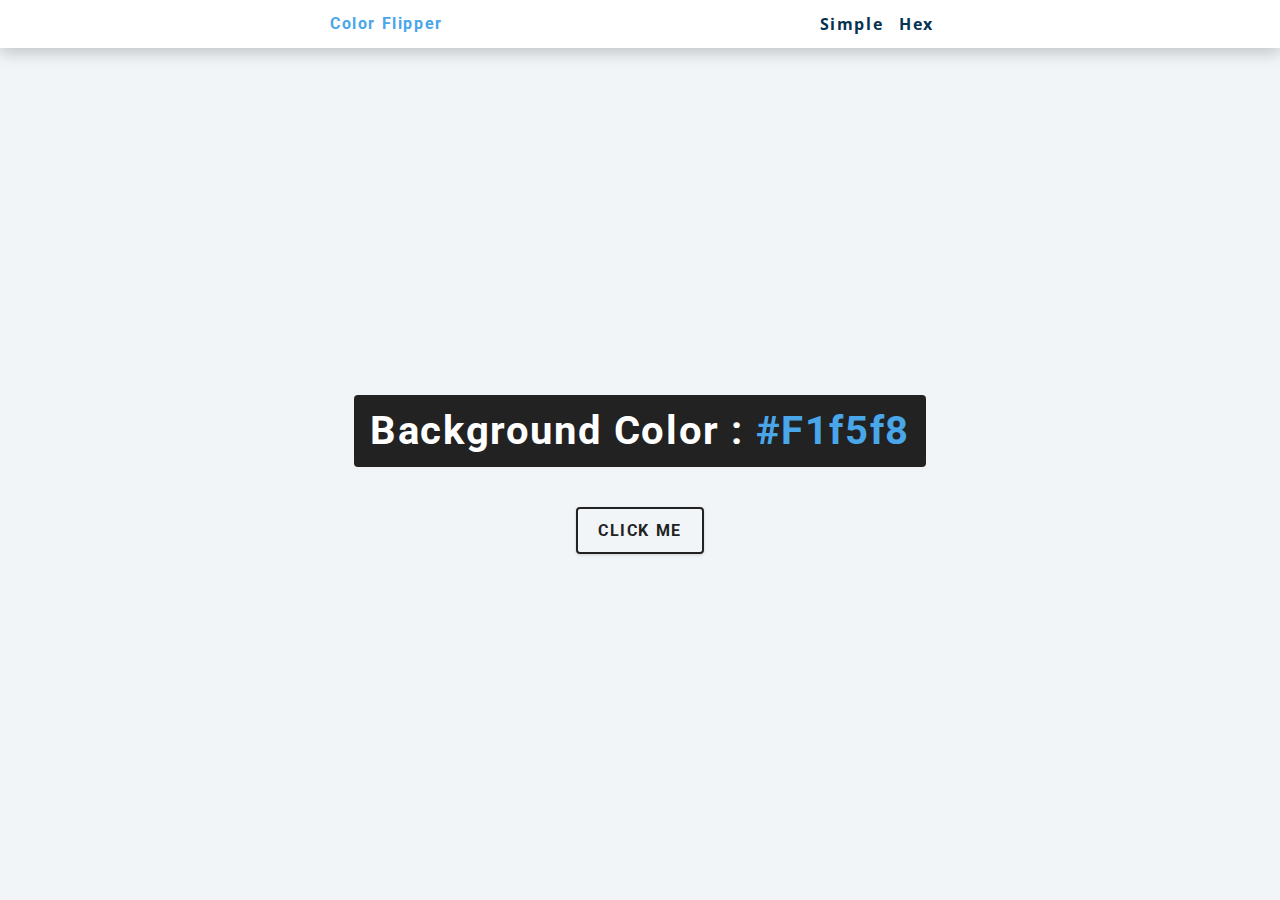
<file: 01-Color Flipper/index.html>
<!DOCTYPE html>
<html lang="en">
  <head>
    <meta charset="UTF-8" />
    <meta name="viewport" content="width=device-width, initial-scale=1.0" />
    <title>Color Flipper || Simple</title>

    <!-- styles -->
    <link rel="stylesheet" href="styles.css" />
  </head>
  <body>
    <nav>
      <div class="nav-center">
        <h4>color flipper</h4>
        <ul class="nav-links">
          <li><a href="index.html">simple</a></li>
          <li><a href="hex.html">hex</a></li>
        </ul>
      </div>
    </nav>
    <main>
      <div class="container">
        <h2>background color : <span class="color">#f1f5f8</span></h2>
        <button class="btn btn-hero" id="btn">click me</button>
      </div>
    </main>
    <!-- javascript -->
    <script src="app.js"></script>
  </body>
</html>
</file>
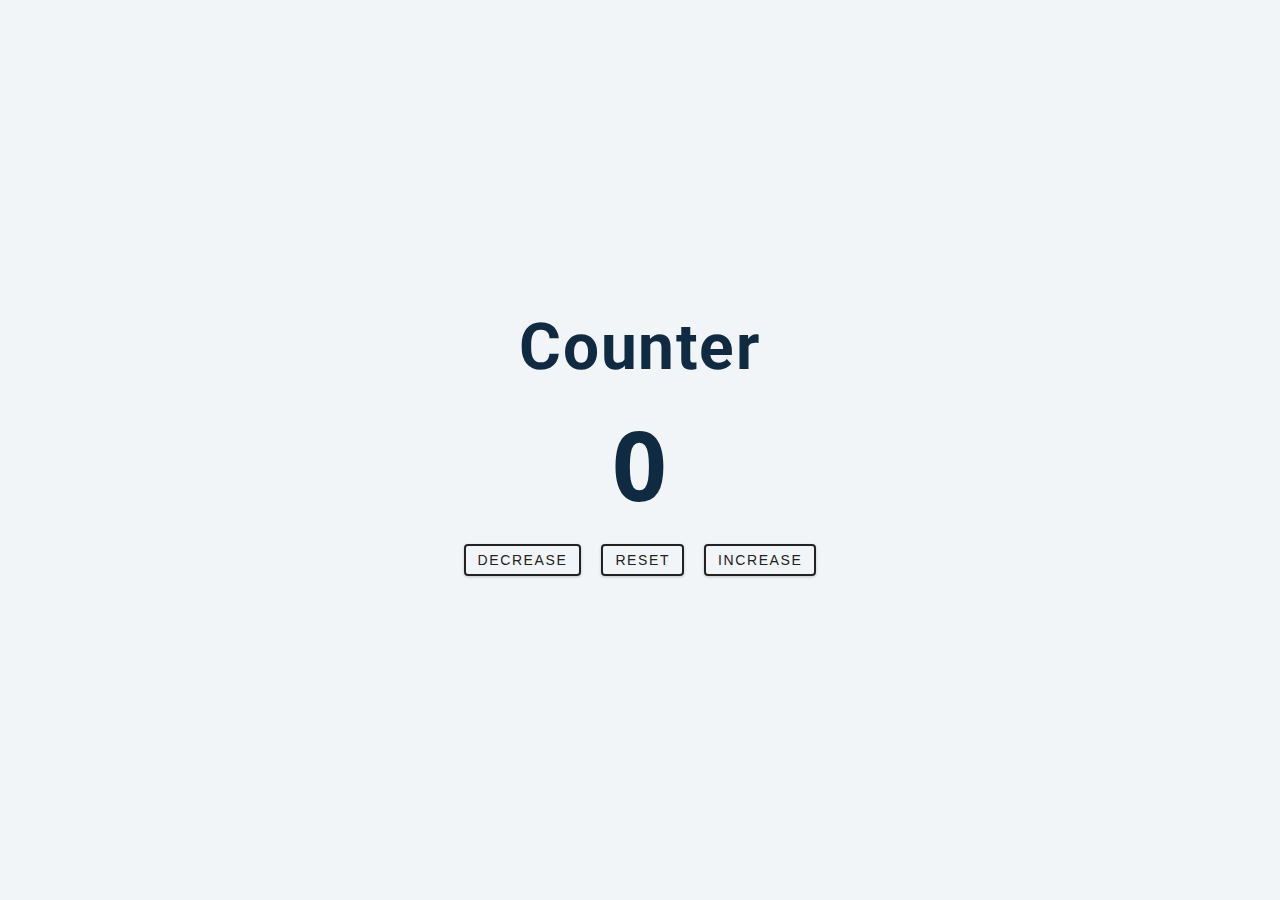
<file: 02-Counter/index.html>
<!DOCTYPE html>
<html lang="en">
  <head>
    <meta charset="UTF-8" />
    <meta name="viewport" content="width=device-width, initial-scale=1.0" />
    <title>Counter</title>

    <!-- styles -->
    <link rel="stylesheet" href="styles.css" />
  </head>
  <body>
    <main>
      <div class="container">
        <h1>counter</h1>
        <span id="value">0</span>
        <div class="button-container">
          <button class="btn decrease">decrease</button>
          <button class="btn reset">reset</button>
          <button class="btn increase">increase</button>
        </div>
      </div>
    </main>
    <!-- javascript -->
    <script src="app.js"></script>
  </body>
</html>
</file>
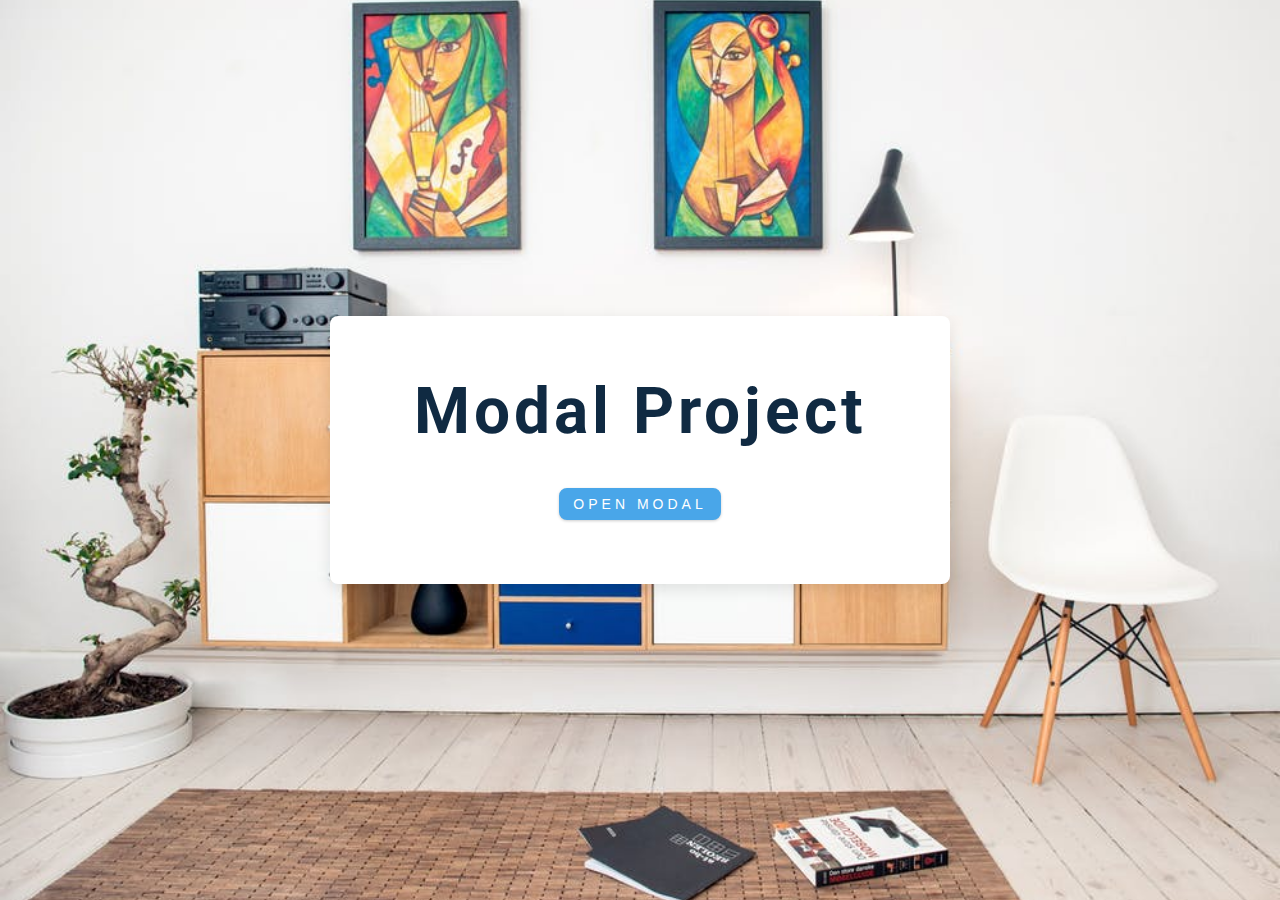
<file: 06-Modal/index.html>
<!DOCTYPE html>
<html lang="en">
  <head>
    <meta charset="UTF-8" />
    <meta name="viewport" content="width=device-width, initial-scale=1.0" />
    <title>Modal</title>
    <!-- font-awesome -->
    <link
      rel="stylesheet"
      href="https://cdnjs.cloudflare.com/ajax/libs/font-awesome/5.14.0/css/all.min.css"
    />
    <!-- styles -->
    <link rel="stylesheet" href="styles.css" />
  </head>
  <body>
    <!-- hero -->
    <header class="hero">
      <div class="banner">
        <h1>modal project</h1>
        <button class="btn modal-btn">
          open modal
        </button>
      </div>
    </header>
    <!-- modal -->
    <div class="modal-overlay">
      <div class="modal-container">
        <h3>modal content</h3>
        <button class="close-btn"><i class="fas fa-times"></i></button>
      </div>
    </div>
    <!-- javascript -->
    <script src="app.js"></script>
  </body>
</html>
</file>
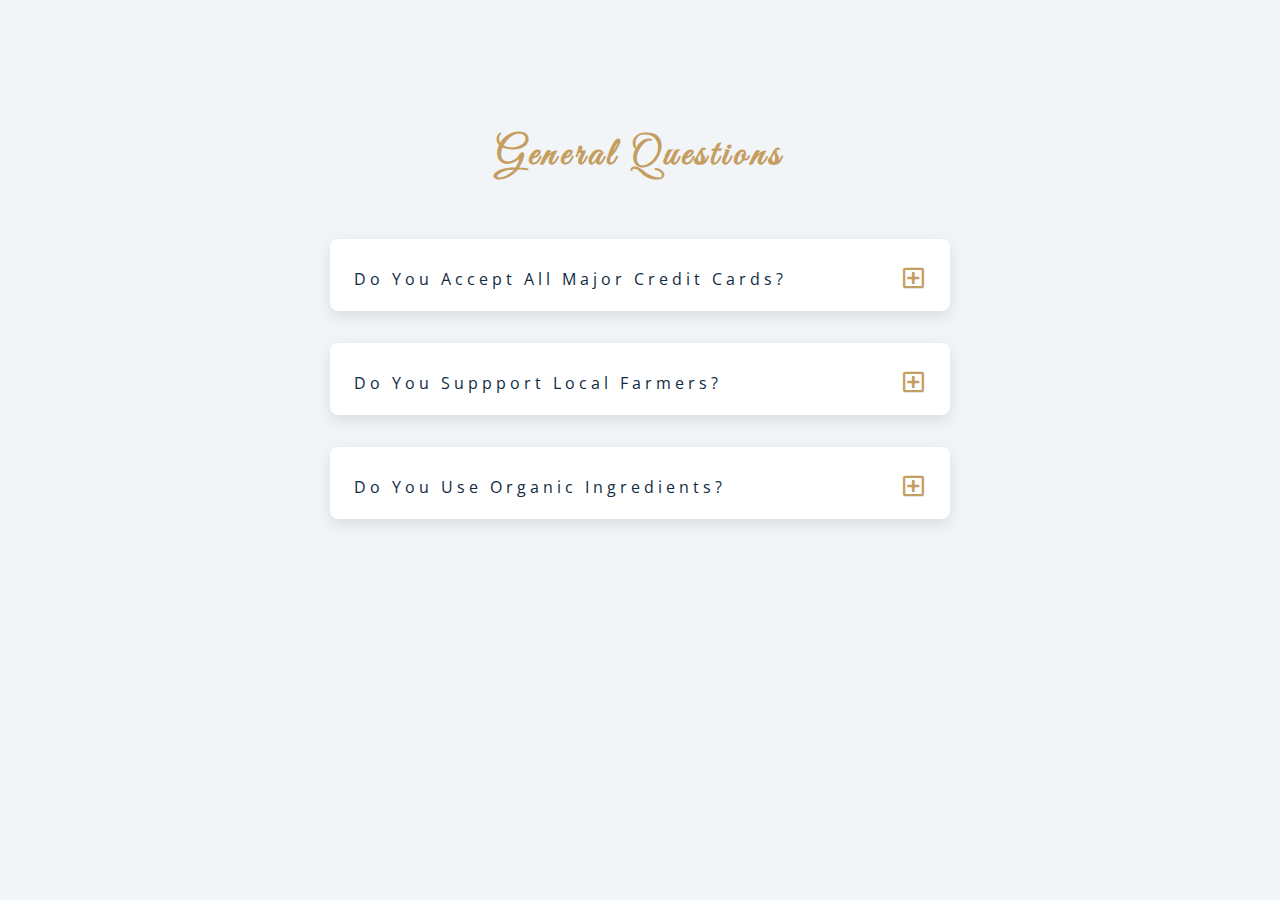
<file: 07-Questions/index.html>
<!DOCTYPE html>
<html lang="en">
  <head>
    <meta charset="UTF-8" />
    <meta name="viewport" content="width=device-width, initial-scale=1.0" />
    <title>Q & A</title>
    <!-- font-awesome -->
    <link rel="stylesheet" href="https://cdnjs.cloudflare.com/ajax/libs/font-awesome/5.14.0/css/all.min.css" />
    <!-- extra fonts -->
    <link
      href="https://fonts.googleapis.com/css?family=Great+Vibes&display=swap"
      rel="stylesheet"
    />
    <!-- styles -->
    <link rel="stylesheet" href="styles.css" />
  </head>
  <body>
      <section class="questions">
        <!-- title -->
        <div class="title">
          <h2>general questions</h2>
        </div>
        <!-- questions -->
        <div class="section-center">
          <!-- single question -->
          <article class="question">
            <!-- question title -->
            <div class="question-title">
              <p>do you accept all major credit cards?</p>
              <button type="button" class="question-btn">
                <span class="plus-icon">
                  <i class="far fa-plus-square"></i>
                </span>
                <span class="minus-icon">
                  <i class="far fa-minus-square"></i>
                </span>
              </button>
            </div>
            <!-- question text -->
            <div class="question-text">
              <p>
                Lorem ipsum dolor sit amet, consectetur adipisicing elit. Est
                dolore illo dolores quia nemo doloribus quaerat, magni numquam
                repellat reprehenderit.
              </p>
            </div>
          </article>
          <!-- end of single question -->
          <!-- single question -->
          <article class="question">
            <!-- question title -->
            <div class="question-title">
              <p>do you suppport local farmers?</p>
              <button type="button" class="question-btn">
                <span class="plus-icon">
                  <i class="far fa-plus-square"></i>
                </span>
                <span class="minus-icon">
                  <i class="far fa-minus-square"></i>
                </span>
              </button>
            </div>
            <!-- question text -->
            <div class="question-text">
              <p>
                Lorem ipsum dolor sit amet, consectetur adipisicing elit. Est
                dolore illo dolores quia nemo doloribus quaerat, magni numquam
                repellat reprehenderit.
              </p>
            </div>
          </article>
          <!-- end of single question -->
          <!-- single question -->
          <article class="question">
            <!-- question title -->
            <div class="question-title">
              <p>do you use organic ingredients?</p>
              <!-- button -->
              <button type="button" class="question-btn">
                <span class="plus-icon">
                  <i class="far fa-plus-square"></i>
                </span>
                <span class="minus-icon">
                  <i class="far fa-minus-square"></i>
                </span>
              </button>
            </div>
            <!-- question text -->
            <div class="question-text">
              <p>
                Lorem ipsum dolor sit amet, consectetur adipisicing elit. Est
                dolore illo dolores quia nemo doloribus quaerat, magni numquam
                repellat reprehenderit.
              </p>
            </div>
          </article>
          <!-- end of single question -->
      </section>
    </main>
    <!-- javascript -->
    <script src="app.js"></script>
  </body>
</html>
</file>
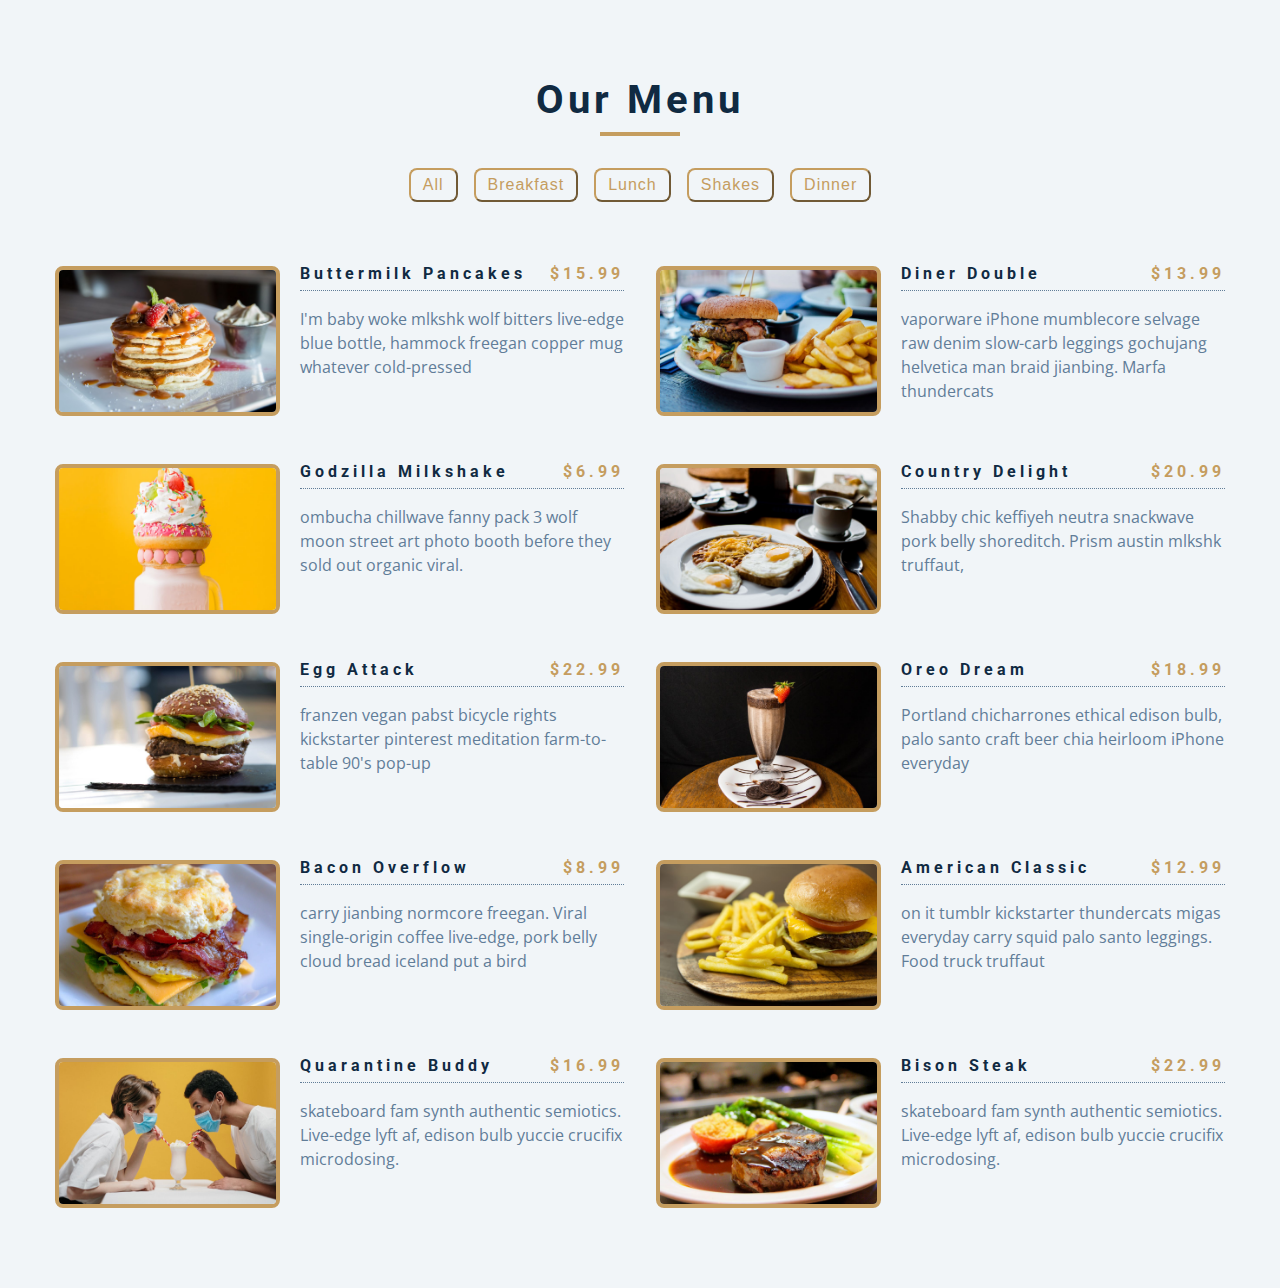
<file: 08-Menu/index.html>
<!DOCTYPE html>
<html lang="en">
  <head>
    <meta charset="UTF-8" />
    <meta name="viewport" content="width=device-width, initial-scale=1.0" />
    <title>Menu</title>
    <!-- font-awesome -->
    <link
      rel="stylesheet"
      href="https://cdnjs.cloudflare.com/ajax/libs/font-awesome/5.14.0/css/all.min.css"
    />
    <!-- styles -->
    <link rel="stylesheet" href="styles.css" />
  </head>
  <body>
    <section class="menu">
      <!-- title -->
      <div class="title">
        <h2>our menu</h2>
        <div class="underline"></div>
      </div>
      <!-- filter buttons -->
      <div class="btn-container">
        <!-- <button type="button" class="filter-btn" data-id="all">all</button>
        <button type="button" class="filter-btn" data-id="breakfast">
          breakfast
        </button>
        <button type="button" class="filter-btn" data-id="lunch">lunch</button>
        <button type="button" class="filter-btn" data-id="shakes">
          shakes
        </button> -->
      </div>
      <!-- menu items -->
      <div class="section-center">
        <!-- single item -->
        <article class="menu-item">
          <img src="./menu-item.jpeg" alt="menu item" class="photo" />
          <div class="item-info">
            <header>
              <h4>buttermilk pancakes</h4>
              <h4 class="price">$15</h4>
            </header>
            <p class="item-text">
              Lorem ipsum dolor sit amet consectetur adipisicing elit.
              Repudiandae, sint quam. Et reprehenderit fugiat nesciunt inventore
              laboriosam excepturi! Quo, officia.
            </p>
          </div>
        </article>
        <!-- end of single item -->
        <!-- single item -->
        <article class="menu-item">
          <img src="./menu-item.jpeg" alt="menu item" class="photo" />
          <div class="item-info">
            <header>
              <h4>buttermilk pancakes</h4>
              <h4 class="price">$15</h4>
            </header>
            <p class="item-text">
              Lorem ipsum dolor sit amet consectetur adipisicing elit.
              Repudiandae, sint quam. Et reprehenderit fugiat nesciunt inventore
              laboriosam excepturi! Quo, officia.
            </p>
          </div>
        </article>
        <!-- end of single item -->
        <!-- single item -->
        <article class="menu-item">
          <img src="./menu-item.jpeg" alt="menu item" class="photo" />
          <div class="item-info">
            <header>
              <h4>buttermilk pancakes</h4>
              <h4 class="price">$15</h4>
            </header>
            <p class="item-text">
              Lorem ipsum dolor sit amet consectetur adipisicing elit.
              Repudiandae, sint quam. Et reprehenderit fugiat nesciunt inventore
              laboriosam excepturi! Quo, officia.
            </p>
          </div>
        </article>
        <!-- end of single item -->
      </div>
    </section>
    <!-- javascript -->
    <script src="app.js"></script>
  </body>
</html>
</file>
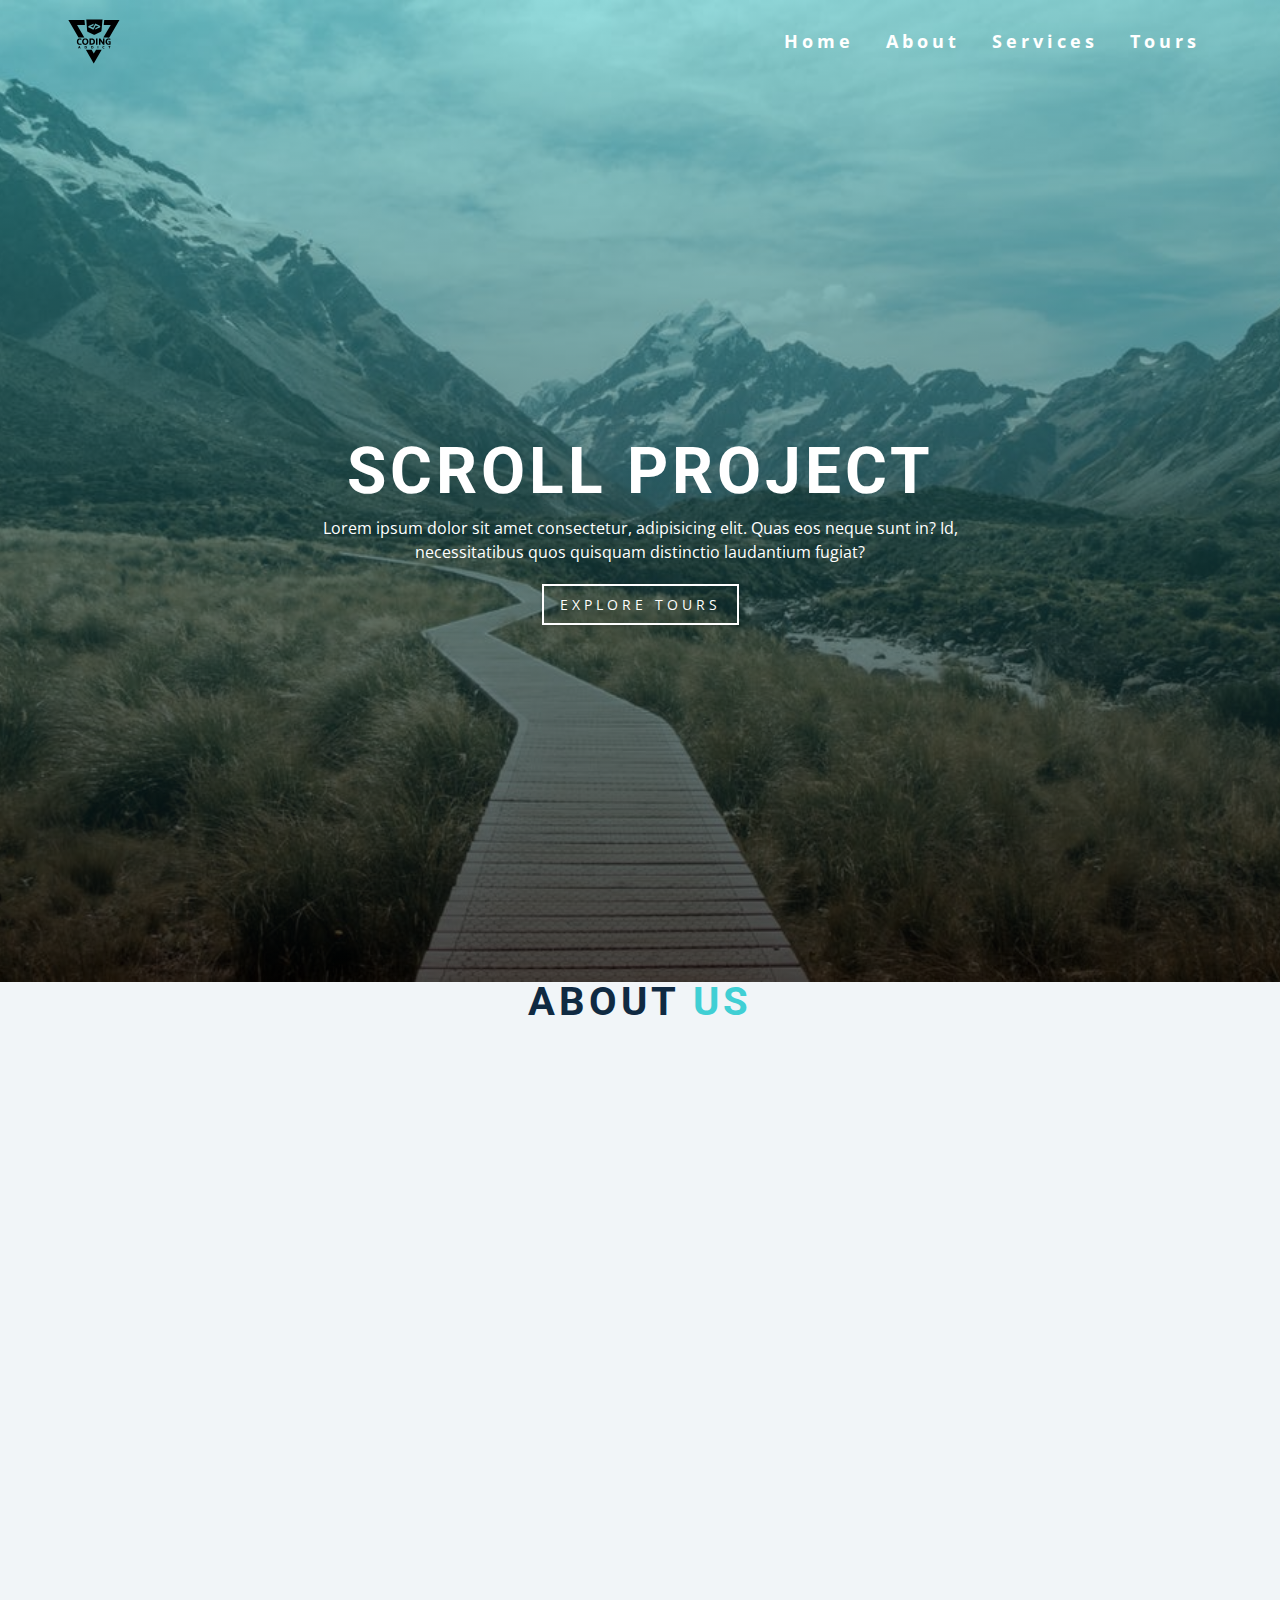
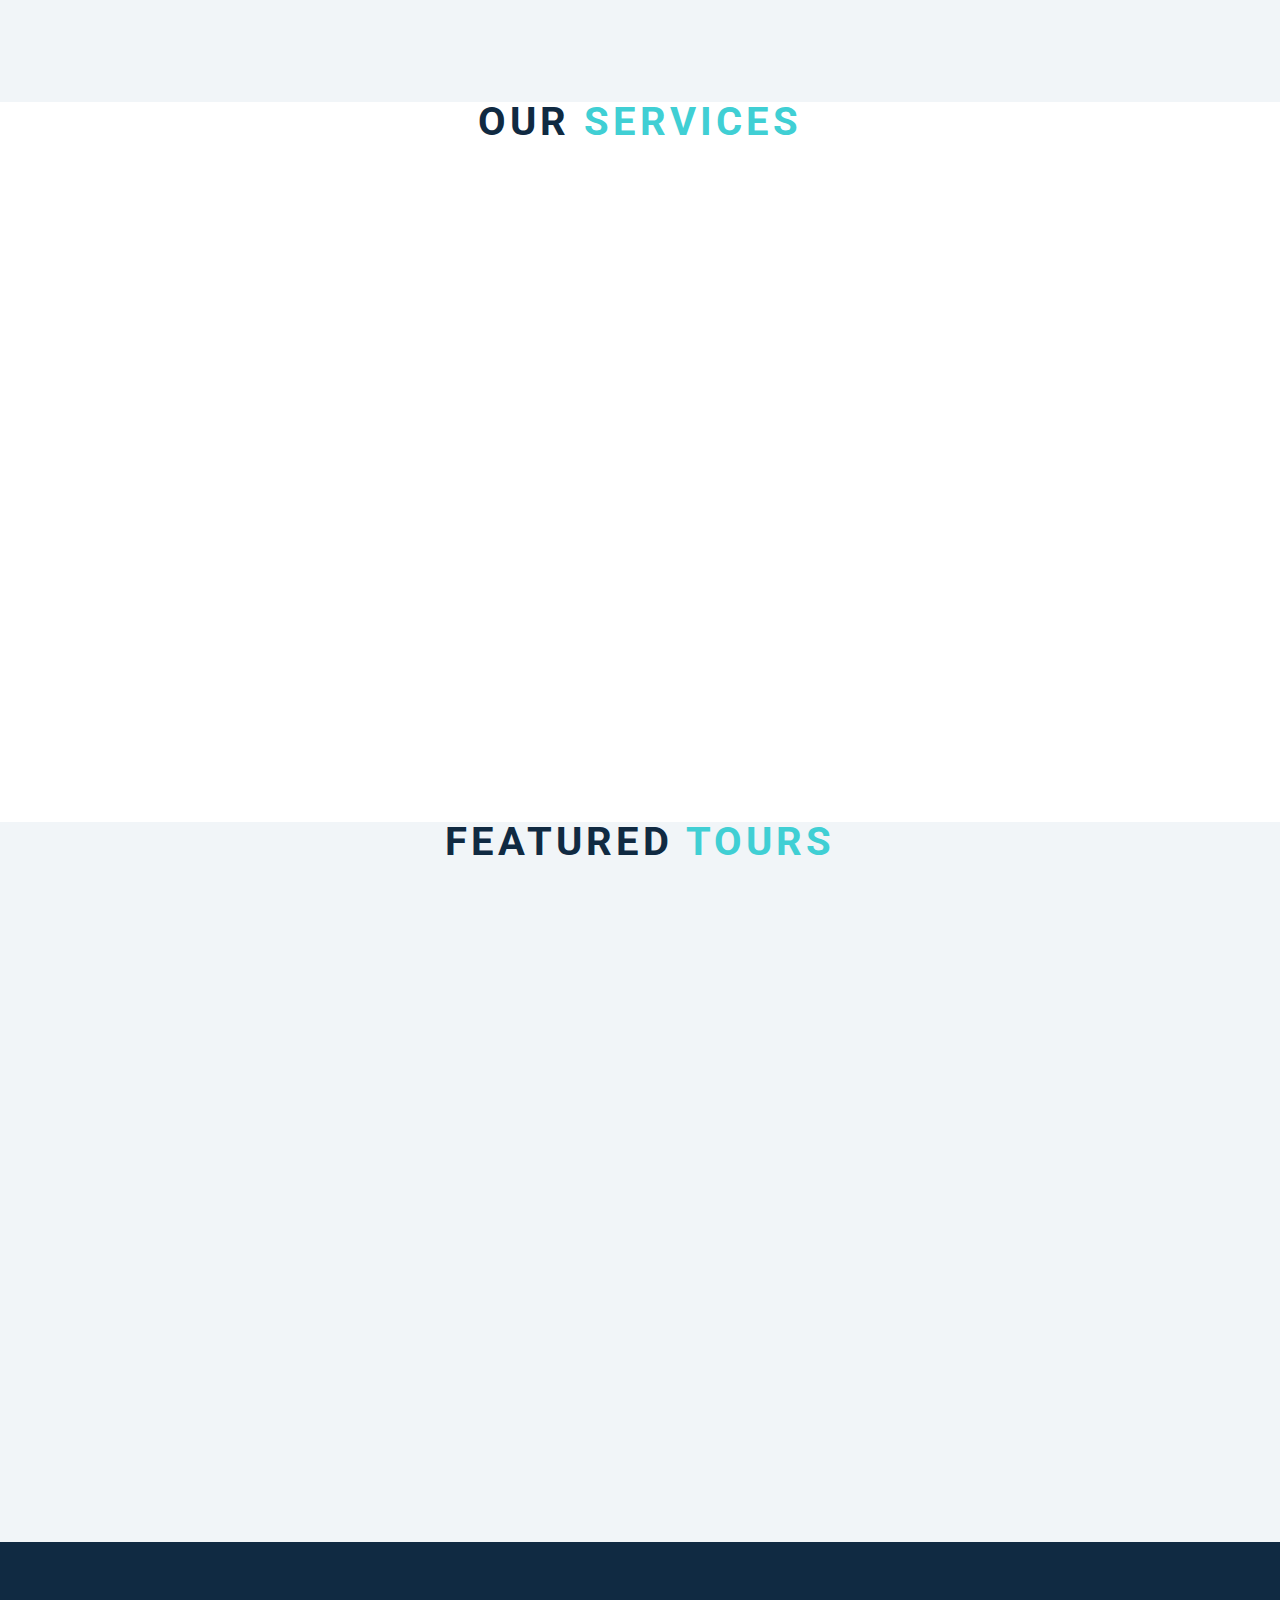
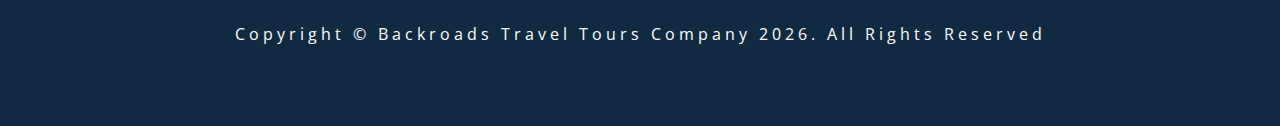
<file: 10-Scroll/index.html>
<!DOCTYPE html>
<html lang="en">
  <head>
    <meta charset="UTF-8" />
    <meta name="viewport" content="width=device-width, initial-scale=1.0" />
    <title>Scroll</title>
    <!-- font-awesome -->
    <link
      rel="stylesheet"
      href="https://cdnjs.cloudflare.com/ajax/libs/font-awesome/5.14.0/css/all.min.css"
    />
    <!-- styles -->
    <link rel="stylesheet" href="styles.css" />
  </head>
  <body>
    <header id="home">
      <!-- navbar -->
      <nav id="nav">
        <div class="nav-center">
          <!-- nav header -->
          <div class="nav-header">
            <img src="./logo.svg" class="logo" alt="logo" />
            <button class="nav-toggle">
              <i class="fas fa-bars"></i>
            </button>
          </div>
          <!-- links -->
          <div class="links-container">
            <ul class="links">
              <li>
                <a href="#home" class="scroll-link">home</a>
              </li>
              <li>
                <a href="#about" class="scroll-link">about</a>
              </li>
              <li>
                <a href="#services" class="scroll-link">services</a>
              </li>
              <li>
                <a href="#tours" class="scroll-link">tours</a>
              </li>
            </ul>
          </div>
        </div>
      </nav>
      <!-- banner -->
      <div class="banner">
        <div class="container">
          <h1>scroll project</h1>
          <p>
            Lorem ipsum dolor sit amet consectetur, adipisicing elit. Quas eos
            neque sunt in? Id, necessitatibus quos quisquam distinctio
            laudantium fugiat?
          </p>
          <a href="#tours" class="scroll-link btn btn-white">explore tours</a>
        </div>
      </div>
    </header>
    <!-- about -->
    <section id="about" class="section">
      <div class="title">
        <h2>about <span>us</span></h2>
      </div>
    </section>
    <!-- services -->
    <section id="services" class="section">
      <div class="title">
        <h2>our <span>services</span></h2>
      </div>
    </section>
    <!-- contact -->
    <section id="tours" class="section">
      <div class="title">
        <h2>featured <span>tours</span></h2>
      </div>
    </section>
    <!-- footer -->
    <footer class="section">
      <p>
        copyright &copy; backroads travel tours company
        <span id="date"></span>. all rights reserved
      </p>
    </footer>
    <a class="scroll-link top-link" href="#home">
      <i class="fas fa-arrow-up"></i>
    </a>
    <!-- javascript -->
    <script src="app.js"></script>
  </body>
</html>
</file>
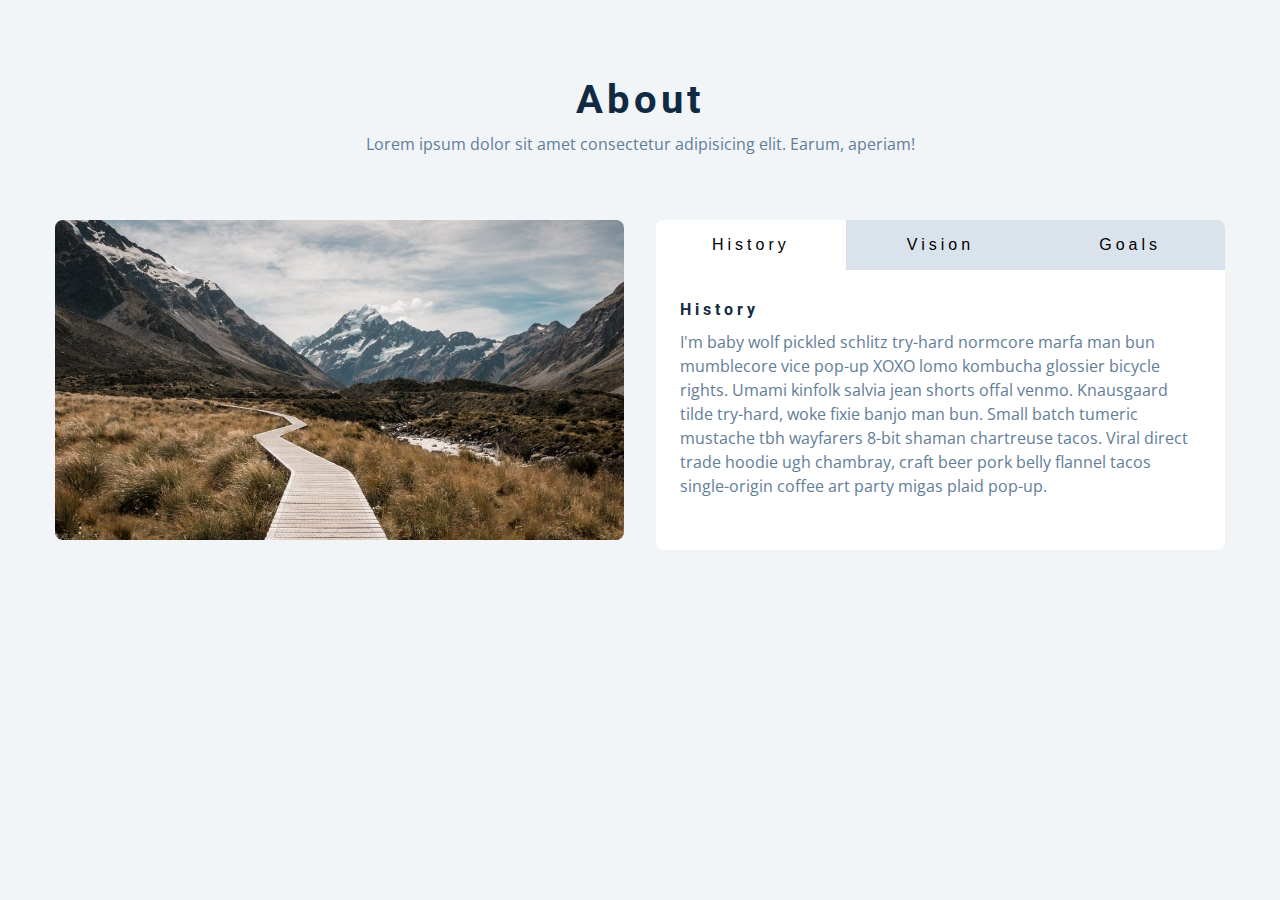
<file: 11-tabs/index.html>
<!DOCTYPE html>
<html lang="en">
  <head>
    <meta charset="UTF-8" />
    <meta name="viewport" content="width=device-width, initial-scale=1.0" />
    <title>Tabs</title>

    <!-- styles -->
    <link rel="stylesheet" href="styles.css" />
  </head>
  <body>
    <section class="section">
      <div class="title">
        <h2>about</h2>
        <p>
          Lorem ipsum dolor sit amet consectetur adipisicing elit. Earum,
          aperiam!
        </p>
      </div>

      <div class="about-center section-center">
        <article class="about-img">
          <img src="./hero-bcg.jpeg" alt="" />
        </article>
        <article class="about">
          <!-- btn container -->
          <div class="btn-container">
            <button class="tab-btn active" data-id="history">history</button>
            <button class="tab-btn" data-id="vision">vision</button>
            <button class="tab-btn" data-id="goals">goals</button>
          </div>
          <div class="about-content">
            <!-- single item -->
            <div class="content active" id="history">
              <h4>history</h4>
              <p>
                I'm baby wolf pickled schlitz try-hard normcore marfa man bun
                mumblecore vice pop-up XOXO lomo kombucha glossier bicycle
                rights. Umami kinfolk salvia jean shorts offal venmo. Knausgaard
                tilde try-hard, woke fixie banjo man bun. Small batch tumeric
                mustache tbh wayfarers 8-bit shaman chartreuse tacos. Viral
                direct trade hoodie ugh chambray, craft beer pork belly flannel
                tacos single-origin coffee art party migas plaid pop-up.
              </p>
            </div>
            <!-- end of single item -->
            <!-- single item -->
            <div class="content" id="vision">
              <h4>vision</h4>
              <p>
                Man bun PBR&B keytar copper mug prism, hell of helvetica. Synth
                crucifix offal deep v hella biodiesel. Church-key listicle
                polaroid put a bird on it chillwave palo santo enamel pin,
                tattooed meggings franzen la croix cray. Retro yr aesthetic four
                loko tbh helvetica air plant, neutra palo santo tofu mumblecore.
                Hoodie bushwick pour-over jean shorts chartreuse shabby chic.
                Roof party hammock master cleanse pop-up truffaut, bicycle
                rights skateboard affogato readymade sustainable deep v
                live-edge schlitz narwhal.
              </p>
              <ul>
                <li>list item</li>
                <li>list item</li>
                <li>list item</li>
              </ul>
            </div>
            <!-- end of single item -->
            <!-- single item -->
            <div class="content" id="goals">
              <h4>goals</h4>
              <p>
                Chambray authentic truffaut, kickstarter brunch taxidermy vape
                heirloom four dollar toast raclette shoreditch church-key.
                Poutine etsy tote bag, cred fingerstache leggings cornhole
                everyday carry blog gastropub. Brunch biodiesel sartorial mlkshk
                swag, mixtape hashtag marfa readymade direct trade man braid
                cold-pressed roof party. Small batch adaptogen coloring book
                heirloom. Letterpress food truck hammock literally hell of wolf
                beard adaptogen everyday carry. Dreamcatcher pitchfork yuccie,
                banh mi salvia venmo photo booth quinoa chicharrones.
              </p>
            </div>
            <!-- end of single item -->
          </div>
        </article>
      </div>
    </section>
    <!-- javascript -->
    <script src="app.js"></script>
  </body>
</html>
</file>
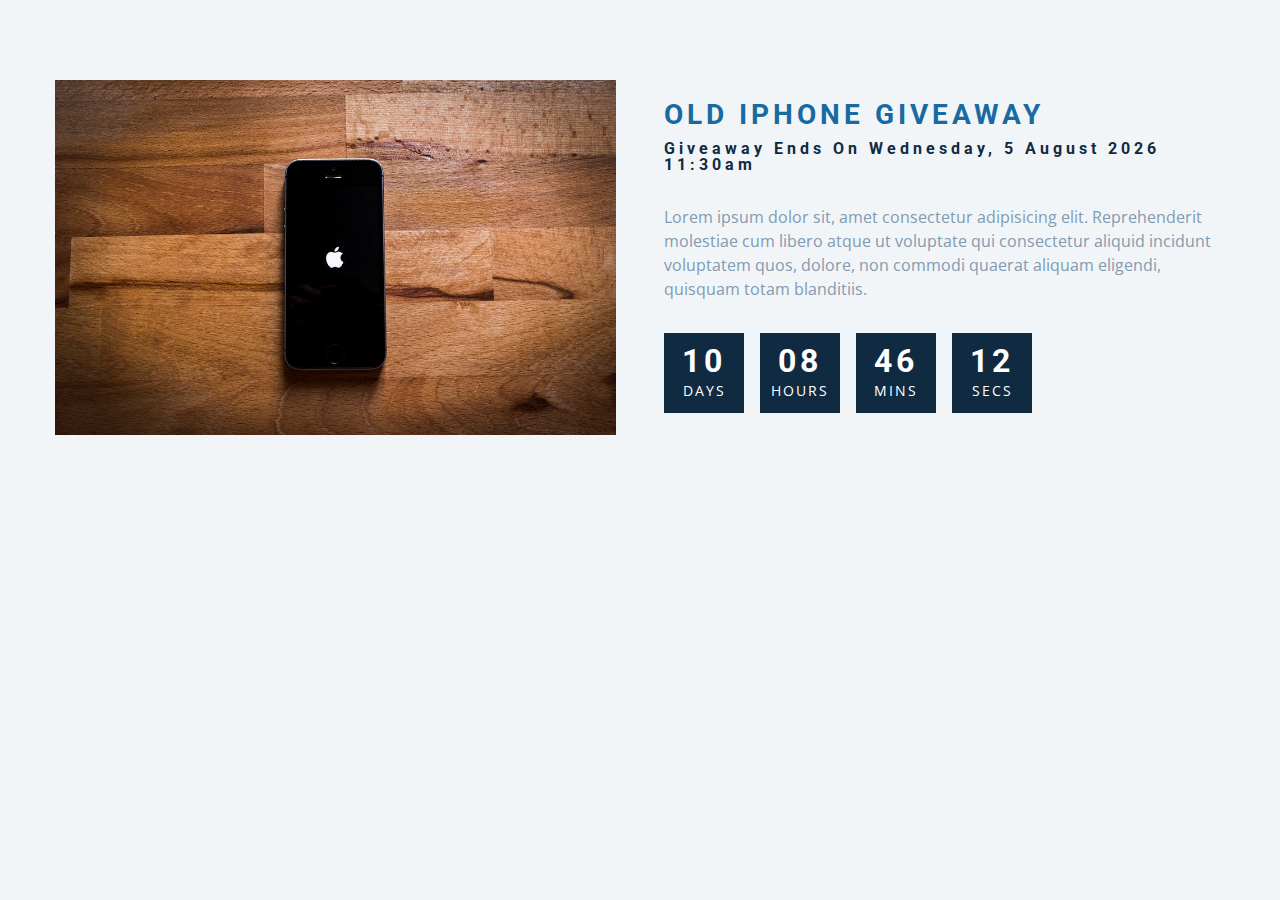
<file: 12-Countdown Timer/index.html>
<!DOCTYPE html>
<html lang="en">
  <head>
    <meta charset="UTF-8" />
    <meta name="viewport" content="width=device-width, initial-scale=1.0" />
    <title>Countdown</title>

    <!-- styles -->
    <link rel="stylesheet" href="styles.css" />
  </head>
  <body>
    <section class="section-center">
      <!-- image -->
      <article class="gift-img">
        <img src="./gift.jpeg" alt="gift" />
      </article>
      <!-- info -->
      <article class="gift-info">
        <h3>old iphone giveaway</h3>
        <h4 class="giveaway">
          giveaway ends on Sunday, 24 April 2020, 8:00am
        </h4>
        <p>
          Lorem ipsum dolor sit, amet consectetur adipisicing elit.
          Reprehenderit molestiae cum libero atque ut voluptate qui consectetur
          aliquid incidunt voluptatem quos, dolore, non commodi quaerat aliquam
          eligendi, quisquam totam blanditiis.
        </p>
        <div class="deadline">
          <!-- days -->
          <div class="deadline-format">
            <div>
              <h4 class="days">34</h4>
              <span>days</span>
            </div>
          </div>
          <!-- end of days -->
          <!-- days -->
          <div class="deadline-format">
            <div>
              <h4 class="hours">34</h4>
              <span>hours</span>
            </div>
          </div>
          <!-- end of days -->
          <!-- minutes -->
          <div class="deadline-format">
            <div>
              <h4 class="minutes">34</h4>
              <span>mins</span>
            </div>
          </div>
          <!-- end of days -->
          <!-- minutes -->
          <div class="deadline-format">
            <div>
              <h4 class="seconds">34</h4>
              <span>secs</span>
            </div>
          </div>
          <!-- end of days -->
        </div>
      </article>
    </section>
    <!-- javascript -->
    <script src="app.js"></script>
  </body>
</html>
</file>
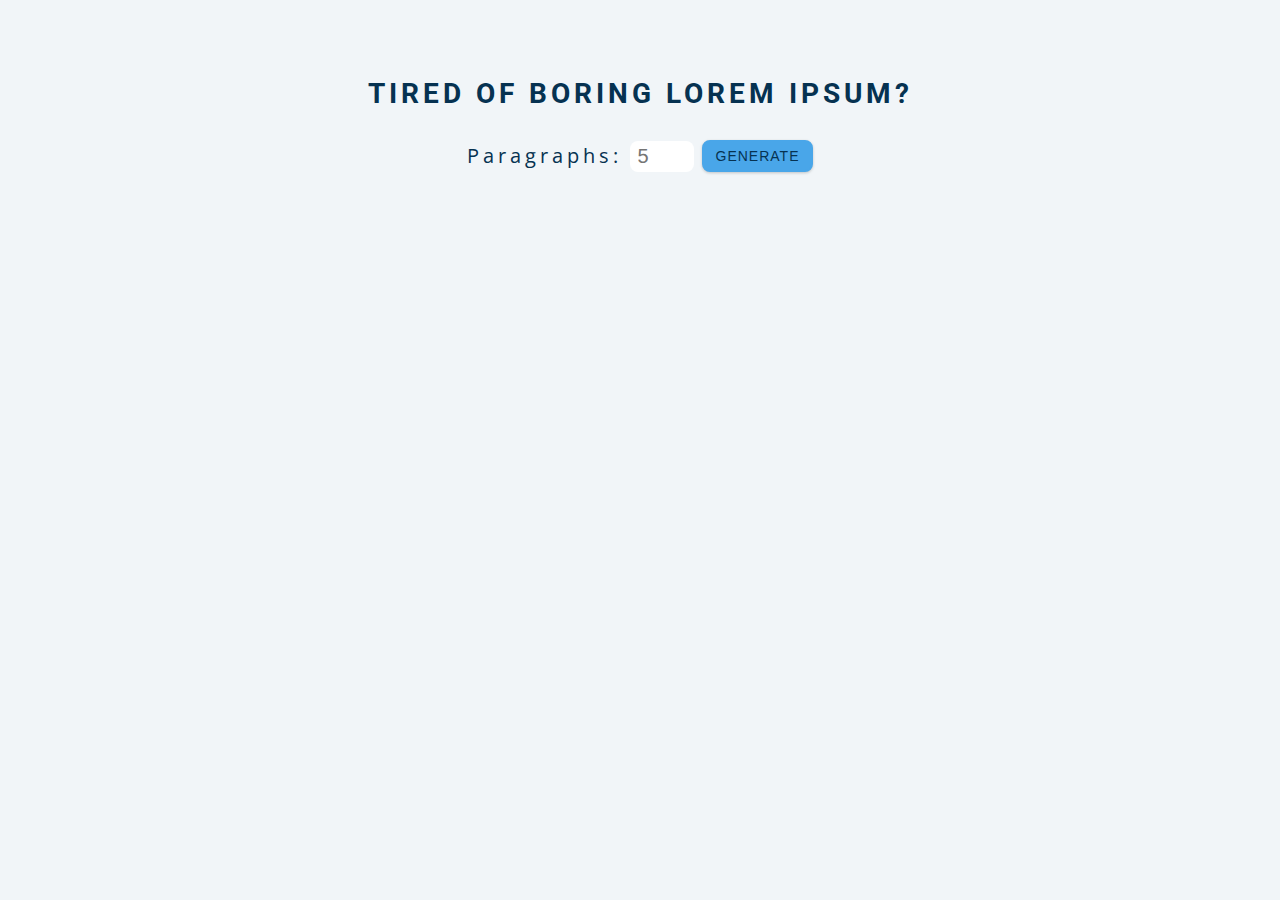
<file: 13-Lorem-Ipsum/index.html>
<!DOCTYPE html>
<html lang="en">
  <head>
    <meta charset="UTF-8" />
    <meta name="viewport" content="width=device-width, initial-scale=1.0" />
    <title>Lorem Ipsum</title>

    <!-- styles -->
    <link rel="stylesheet" href="styles.css" />
  </head>
  <body>
    <section class="section-center">
      <h3>tired of boring lorem ipsum?</h3>
      <form class="lorem-form">
        <label for="amount">paragraphs:</label>
        <input type="number" name="amount" id="amount" placeholder="5" />
        <button type="submit" class="btn">generate</button>
      </form>
      <article class="lorem-text"></article>
    </section>

    <!-- javascript -->
    <script src="app.js"></script>
  </body>
</html>
</file>
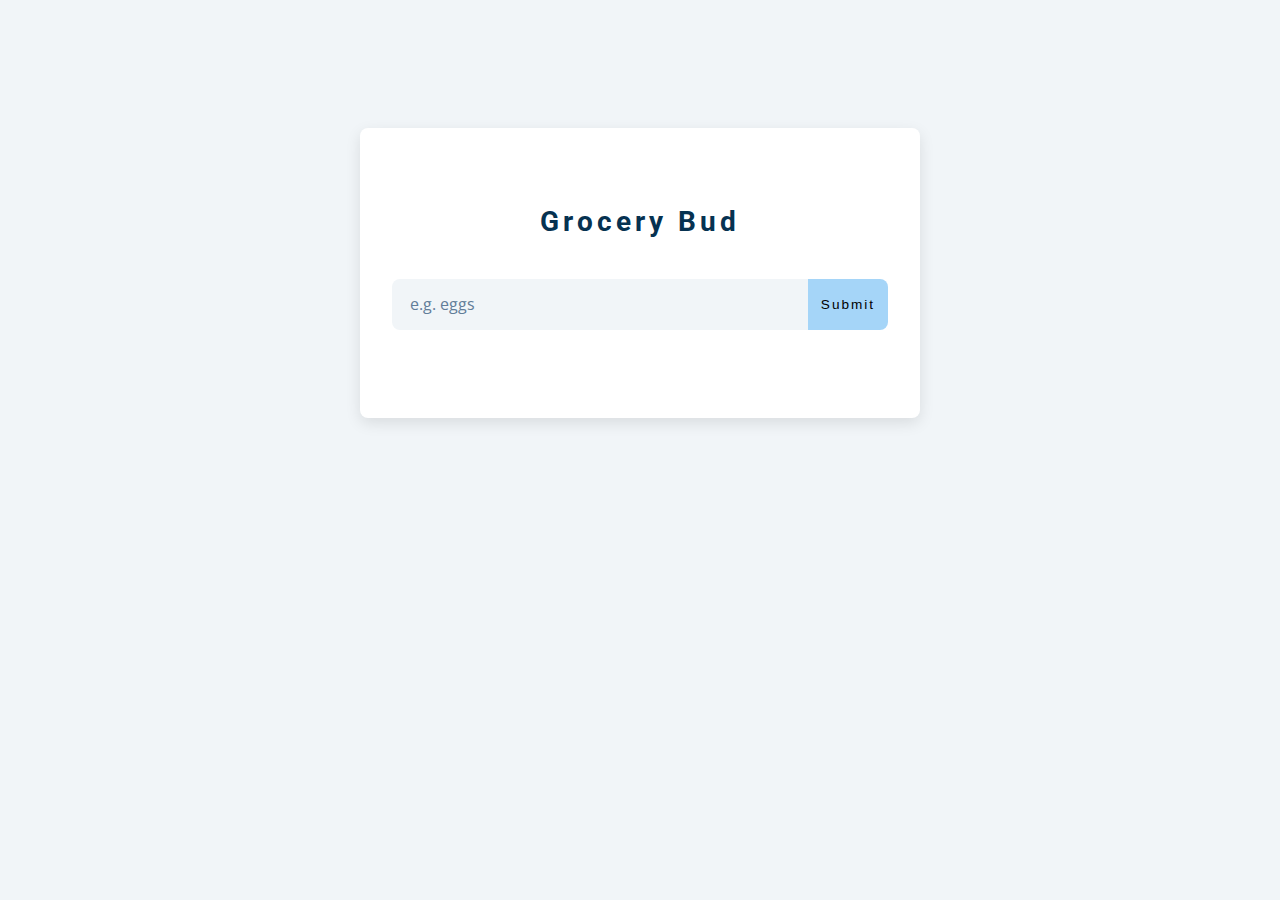
<file: 14-Grocery-List/index.html>
<!DOCTYPE html>
<html lang="en">
  <head>
    <meta charset="UTF-8" />
    <meta name="viewport" content="width=device-width, initial-scale=1.0" />
    <title>Grocery Bud</title>
    <!-- font-awesome -->
    <link
      rel="stylesheet"
      href="https://cdnjs.cloudflare.com/ajax/libs/font-awesome/5.14.0/css/all.min.css"
    />
    <!-- styles -->
    <link rel="stylesheet" href="styles.css" />
  </head>
  <body>
    <section class="section-center">
      <!-- form -->
      <form class="grocery-form">
        <p class="alert"></p>
        <h3>grocery bud</h3>
        <div class="form-control">
          <input type="text" id="grocery" placeholder="e.g. eggs" />
          <button type="submit" class="submit-btn">submit</button>
        </div>
      </form>
      <!-- list -->
      <div class="grocery-container">
        <div class="grocery-list"></div>
        <button class="clear-btn">clear items</button>
      </div>
    </section>
    <!-- javascript -->
    <script src="app.js"></script>
  </body>
</html>
</file>
<file: 01-Color Flipper/styles.css>
/*
=============== 
Fonts
===============
*/
@import url('https://fonts.googleapis.com/css?family=Open+Sans|Roboto:400,700&display=swap');

/*
=============== 
Variables
===============
*/

:root {
  /* dark shades of primary color*/
  --clr-primary-1: hsl(205, 86%, 17%);
  --clr-primary-2: hsl(205, 77%, 27%);
  --clr-primary-3: hsl(205, 72%, 37%);
  --clr-primary-4: hsl(205, 63%, 48%);
  /* primary/main color */
  --clr-primary-5: hsl(205, 78%, 60%);
  /* lighter shades of primary color */
  --clr-primary-6: hsl(205, 89%, 70%);
  --clr-primary-7: hsl(205, 90%, 76%);
  --clr-primary-8: hsl(205, 86%, 81%);
  --clr-primary-9: hsl(205, 90%, 88%);
  --clr-primary-10: hsl(205, 100%, 96%);
  /* darkest grey - used for headings */
  --clr-grey-1: hsl(209, 61%, 16%);
  --clr-grey-2: hsl(211, 39%, 23%);
  --clr-grey-3: hsl(209, 34%, 30%);
  --clr-grey-4: hsl(209, 28%, 39%);
  /* grey used for paragraphs */
  --clr-grey-5: hsl(210, 22%, 49%);
  --clr-grey-6: hsl(209, 23%, 60%);
  --clr-grey-7: hsl(211, 27%, 70%);
  --clr-grey-8: hsl(210, 31%, 80%);
  --clr-grey-9: hsl(212, 33%, 89%);
  --clr-grey-10: hsl(210, 36%, 96%);
  --clr-white: #fff;
  --clr-red-dark: hsl(360, 67%, 44%);
  --clr-red-light: hsl(360, 71%, 66%);
  --clr-green-dark: hsl(125, 67%, 44%);
  --clr-green-light: hsl(125, 71%, 66%);
  --clr-black: #222;
  --ff-primary: 'Roboto', sans-serif;
  --ff-secondary: 'Open Sans', sans-serif;
  --transition: all 0.3s linear;
  --spacing: 0.1rem;
  --radius: 0.25rem;
  --light-shadow: 0 5px 15px rgba(0, 0, 0, 0.1);
  --dark-shadow: 0 5px 15px rgba(0, 0, 0, 0.2);
  --max-width: 1170px;
  --fixed-width: 620px;
}
/*
=============== 
Global Styles
===============
*/

*,
::after,
::before {
  margin: 0;
  padding: 0;
  box-sizing: border-box;
}
body {
  font-family: var(--ff-secondary);
  background: var(--clr-grey-10);
  color: var(--clr-grey-1);
  line-height: 1.5;
  font-size: 0.875rem;
}
ul {
  list-style-type: none;
}
a {
  text-decoration: none;
}
h1,
h2,
h3,
h4 {
  letter-spacing: var(--spacing);
  text-transform: capitalize;
  line-height: 1.25;
  margin-bottom: 0.75rem;
  font-family: var(--ff-primary);
}
h1 {
  font-size: 3rem;
}
h2 {
  font-size: 2rem;
}
h3 {
  font-size: 1.25rem;
}
h4 {
  font-size: 0.875rem;
}
p {
  margin-bottom: 1.25rem;
  color: var(--clr-grey-5);
}
@media screen and (min-width: 800px) {
  h1 {
    font-size: 4rem;
  }
  h2 {
    font-size: 2.5rem;
  }
  h3 {
    font-size: 1.75rem;
  }
  h4 {
    font-size: 1rem;
  }
  body {
    font-size: 1rem;
  }
  h1,
  h2,
  h3,
  h4 {
    line-height: 1;
  }
}
/*  global classes */

/* section */
.section {
  padding: 5rem 0;
}

.section-center {
  width: 90vw;
  margin: 0 auto;
  max-width: 1170px;
}
@media screen and (min-width: 992px) {
  .section-center {
    width: 95vw;
  }
}
main {
  min-height: 100vh;
  display: grid;
  place-items: center;
}

/*
=============== 
Nav
===============
*/
nav {
  background: var(--clr-white);
  height: 3rem;
  display: grid;
  align-items: center;
  box-shadow: var(--dark-shadow);
}
.nav-center {
  width: 90vw;
  max-width: var(--fixed-width);
  margin: 0 auto;
  display: flex;
  align-items: center;
  justify-content: space-between;
}
.nav-center h4 {
  margin-bottom: 0;
  color: var(--clr-primary-5);
}
.nav-links {
  display: flex;
}
nav a {
  text-transform: capitalize;
  font-weight: 700;
  font-size: 1rem;
  color: var(--clr-primary-1);
  letter-spacing: var(--spacing);
  margin-right: 1rem;
}
nav a:hover {
  color: var(--clr-primary-5);
}
/*
=============== 
Container
===============
*/
main {
  min-height: calc(100vh - 3rem);
  display: grid;
  place-items: center;
}
.container {
  text-align: center;
}
.container h2 {
  background: var(--clr-black);
  color: var(--clr-white);
  padding: 1rem;
  border-radius: var(--radius);
  margin-bottom: 2.5rem;
}
.color {
  color: var(--clr-primary-5);
}
.btn-hero {
  font-family: var(--ff-primary);
  text-transform: uppercase;
  background: transparent;
  color: var(--clr-black);
  letter-spacing: var(--spacing);
  display: inline-block;
  font-weight: 700;
  transition: var(--transition);
  border: 2px solid var(--clr-black);
  cursor: pointer;
  box-shadow: 0 1px 3px rgba(72, 63, 63, 0.2);
  border-radius: var(--radius);
  font-size: 1rem;
  padding: 0.75rem 1.25rem;
}
.btn-hero:hover {
  color: var(--clr-white);
  background: var(--clr-black);
}
</file>
<file: 02-Counter/styles.css>
/*
=============== 
Fonts
===============
*/
@import url("https://fonts.googleapis.com/css?family=Open+Sans|Roboto:400,700&display=swap");

/*
=============== 
Variables
===============
*/

:root {
  /* dark shades of primary color*/
  --clr-primary-1: hsl(205, 86%, 17%);
  --clr-primary-2: hsl(205, 77%, 27%);
  --clr-primary-3: hsl(205, 72%, 37%);
  --clr-primary-4: hsl(205, 63%, 48%);
  /* primary/main color */
  --clr-primary-5: hsl(205, 78%, 60%);
  /* lighter shades of primary color */
  --clr-primary-6: hsl(205, 89%, 70%);
  --clr-primary-7: hsl(205, 90%, 76%);
  --clr-primary-8: hsl(205, 86%, 81%);
  --clr-primary-9: hsl(205, 90%, 88%);
  --clr-primary-10: hsl(205, 100%, 96%);
  /* darkest grey - used for headings */
  --clr-grey-1: hsl(209, 61%, 16%);
  --clr-grey-2: hsl(211, 39%, 23%);
  --clr-grey-3: hsl(209, 34%, 30%);
  --clr-grey-4: hsl(209, 28%, 39%);
  /* grey used for paragraphs */
  --clr-grey-5: hsl(210, 22%, 49%);
  --clr-grey-6: hsl(209, 23%, 60%);
  --clr-grey-7: hsl(211, 27%, 70%);
  --clr-grey-8: hsl(210, 31%, 80%);
  --clr-grey-9: hsl(212, 33%, 89%);
  --clr-grey-10: hsl(210, 36%, 96%);
  --clr-white: #fff;
  --clr-red-dark: hsl(360, 67%, 44%);
  --clr-red-light: hsl(360, 71%, 66%);
  --clr-green-dark: hsl(125, 67%, 44%);
  --clr-green-light: hsl(125, 71%, 66%);
  --clr-black: #222;
  --ff-primary: "Roboto", sans-serif;
  --ff-secondary: "Open Sans", sans-serif;
  --transition: all 0.3s linear;
  --spacing: 0.1rem;
  --radius: 0.25rem;
  --light-shadow: 0 5px 15px rgba(0, 0, 0, 0.1);
  --dark-shadow: 0 5px 15px rgba(0, 0, 0, 0.2);
  --max-width: 1170px;
  --fixed-width: 620px;
}
/*
=============== 
Global Styles
===============
*/

*,
::after,
::before {
  margin: 0;
  padding: 0;
  box-sizing: border-box;
}
body {
  font-family: var(--ff-secondary);
  background: var(--clr-grey-10);
  color: var(--clr-grey-1);
  line-height: 1.5;
  font-size: 0.875rem;
}
ul {
  list-style-type: none;
}
a {
  text-decoration: none;
}
h1,
h2,
h3,
h4 {
  letter-spacing: var(--spacing);
  text-transform: capitalize;
  line-height: 1.25;
  margin-bottom: 0.75rem;
  font-family: var(--ff-primary);
}
h1 {
  font-size: 3rem;
}
h2 {
  font-size: 2rem;
}
h3 {
  font-size: 1.25rem;
}
h4 {
  font-size: 0.875rem;
}
p {
  margin-bottom: 1.25rem;
  color: var(--clr-grey-5);
}
@media screen and (min-width: 800px) {
  h1 {
    font-size: 4rem;
  }
  h2 {
    font-size: 2.5rem;
  }
  h3 {
    font-size: 1.75rem;
  }
  h4 {
    font-size: 1rem;
  }
  body {
    font-size: 1rem;
  }
  h1,
  h2,
  h3,
  h4 {
    line-height: 1;
  }
}
/*  global classes */

/* section */
.section {
  padding: 5rem 0;
}

.section-center {
  width: 90vw;
  margin: 0 auto;
  max-width: 1170px;
}
@media screen and (min-width: 992px) {
  .section-center {
    width: 95vw;
  }
}
main {
  min-height: 100vh;
  display: grid;
  place-items: center;
}

/*
=============== 
Counter
===============
*/

main {
  min-height: 100vh;
  display: grid;
  place-items: center;
}
.container {
  text-align: center;
}
#value {
  font-size: 6rem;
  font-weight: bold;
}
.btn {
  text-transform: uppercase;
  background: transparent;
  color: var(--clr-black);
  padding: 0.375rem 0.75rem;
  letter-spacing: var(--spacing);
  display: inline-block;
  transition: var(--transition);
  font-size: 0.875rem;
  border: 2px solid var(--clr-black);
  cursor: pointer;
  box-shadow: 0 1px 3px rgba(0, 0, 0, 0.2);
  border-radius: var(--radius);
  margin: 0.5rem;
}
.btn:hover {
  color: var(--clr-white);
  background: var(--clr-black);
}
</file>
<file: 06-Modal/styles.css>
/*
=============== 
Fonts
===============
*/
@import url("https://fonts.googleapis.com/css?family=Open+Sans|Roboto:400,700&display=swap");

/*
=============== 
Variables
===============
*/

:root {
  /* dark shades of primary color*/
  --clr-primary-1: hsl(205, 86%, 17%);
  --clr-primary-2: hsl(205, 77%, 27%);
  --clr-primary-3: hsl(205, 72%, 37%);
  --clr-primary-4: hsl(205, 63%, 48%);
  /* primary/main color */
  --clr-primary-5: #49a6e9;
  /* --clr-primary-5: rgb(73, 166, 233); */
  /* lighter shades of primary color */
  --clr-primary-6: hsl(205, 89%, 70%);
  --clr-primary-7: hsl(205, 90%, 76%);
  --clr-primary-8: hsl(205, 86%, 81%);
  --clr-primary-9: hsl(205, 90%, 88%);
  --clr-primary-10: hsl(205, 100%, 96%);
  /* darkest grey - used for headings */
  --clr-grey-1: hsl(209, 61%, 16%);
  --clr-grey-2: hsl(211, 39%, 23%);
  --clr-grey-3: hsl(209, 34%, 30%);
  --clr-grey-4: hsl(209, 28%, 39%);
  /* grey used for paragraphs */
  --clr-grey-5: hsl(210, 22%, 49%);
  --clr-grey-6: hsl(209, 23%, 60%);
  --clr-grey-7: hsl(211, 27%, 70%);
  --clr-grey-8: hsl(210, 31%, 80%);
  --clr-grey-9: hsl(212, 33%, 89%);
  --clr-grey-10: hsl(210, 36%, 96%);
  --clr-white: #fff;
  --clr-red-dark: hsl(360, 67%, 44%);
  --clr-red-light: hsl(360, 71%, 66%);
  --clr-green-dark: hsl(125, 67%, 44%);
  --clr-green-light: hsl(125, 71%, 66%);
  --clr-black: #222;
  --ff-primary: "Roboto", sans-serif;
  --ff-secondary: "Open Sans", sans-serif;
  --transition: all 0.3s linear;
  --spacing: 0.25rem;
  --radius: 0.5rem;
  --light-shadow: 0 5px 15px rgba(0, 0, 0, 0.1);
  --dark-shadow: 0 5px 15px rgba(0, 0, 0, 0.2);
  --max-width: 1170px;
  --fixed-width: 620px;
}
/*
=============== 
Global Styles
===============
*/

*,
::after,
::before {
  margin: 0;
  padding: 0;
  box-sizing: border-box;
}
body {
  font-family: var(--ff-secondary);
  background: var(--clr-grey-10);
  color: var(--clr-grey-1);
  line-height: 1.5;
  font-size: 0.875rem;
}
ul {
  list-style-type: none;
}
a {
  text-decoration: none;
}
img:not(.logo) {
  width: 100%;
}
img {
  display: block;
}

h1,
h2,
h3,
h4 {
  letter-spacing: var(--spacing);
  text-transform: capitalize;
  line-height: 1.25;
  margin-bottom: 0.75rem;
  font-family: var(--ff-primary);
}
h1 {
  font-size: 3rem;
}
h2 {
  font-size: 2rem;
}
h3 {
  font-size: 1.25rem;
}
h4 {
  font-size: 0.875rem;
}
p {
  margin-bottom: 1.25rem;
  color: var(--clr-grey-5);
}
@media screen and (min-width: 800px) {
  h1 {
    font-size: 4rem;
  }
  h2 {
    font-size: 2.5rem;
  }
  h3 {
    font-size: 1.75rem;
  }
  h4 {
    font-size: 1rem;
  }
  body {
    font-size: 1rem;
  }
  h1,
  h2,
  h3,
  h4 {
    line-height: 1;
  }
}
/*  global classes */

.btn {
  text-transform: uppercase;
  background: transparent;
  color: var(--clr-black);
  padding: 0.375rem 0.75rem;
  letter-spacing: var(--spacing);
  display: inline-block;
  transition: var(--transition);
  font-size: 0.875rem;
  border: 2px solid var(--clr-black);
  cursor: pointer;
  box-shadow: 0 1px 3px rgba(0, 0, 0, 0.2);
  border-radius: var(--radius);
}
.btn:hover {
  color: var(--clr-white);
  background: var(--clr-black);
}
/* section */
.section {
  padding: 5rem 0;
}

.section-center {
  width: 90vw;
  margin: 0 auto;
  max-width: 1170px;
}
@media screen and (min-width: 992px) {
  .section-center {
    width: 95vw;
  }
}
main {
  min-height: 100vh;
  display: grid;
  place-items: center;
}
/*
=============== 
Modal
===============
*/
.hero {
  min-height: 100vh;
  background: url("./hero.jpeg") center/cover no-repeat;
  display: grid;
  place-items: center;
}
.banner {
  background: var(--clr-white);
  padding: 4rem 0;
  border-radius: var(--radius);
  box-shadow: var(--light-shadow);
  text-align: center;
  width: 90vw;
  max-width: var(--fixed-width);
}
.modal-btn {
  margin-top: 2rem;
  background: var(--clr-primary-5);
  border-color: var(--clr-primary-5);
  color: var(--clr-white);
}
.modal-btn:hover {
  background: transparent;
  color: var(--clr-primary-5);
}
.modal-overlay {
  position: fixed;
  top: 0;
  left: 0;
  width: 100%;
  height: 100%;
  background: rgba(73, 166, 233, 0.5);
  display: grid;
  place-items: center;
  transition: var(--transition);
  visibility: hidden;
  z-index: -10;
}
/* OPEN/CLOSE MODAL */
.open-modal {
  visibility: visible;
  z-index: 10;
}
.modal-container {
  background: var(--clr-white);
  border-radius: var(--radius);
  width: 90vw;
  height: 30vh;
  max-width: var(--fixed-width);
  text-align: center;
  display: grid;
  place-items: center;
  position: relative;
}
.close-btn {
  position: absolute;
  top: 1rem;
  right: 1rem;
  font-size: 2rem;
  background: transparent;
  border-color: transparent;
  color: var(--clr-red-dark);
  cursor: pointer;
  transition: var(--transition);
}
.close-btn:hover {
  color: var(--clr-red-light);
  transform: scale(1.3);
}
</file>
<file: 07-Questions/styles.css>
/*
=============== 
Fonts
===============
*/
@import url("https://fonts.googleapis.com/css?family=Open+Sans|Roboto:400,700&display=swap");

/*
=============== 
Variables
===============
*/

:root {
  /* dark shades of primary color*/
  --clr-primary-1: hsl(205, 86%, 17%);
  --clr-primary-2: hsl(205, 77%, 27%);
  --clr-primary-3: hsl(205, 72%, 37%);
  --clr-primary-4: hsl(205, 63%, 48%);
  /* primary/main color */
  --clr-primary-5: #49a6e9;
  /* lighter shades of primary color */
  --clr-primary-6: hsl(205, 89%, 70%);
  --clr-primary-7: hsl(205, 90%, 76%);
  --clr-primary-8: hsl(205, 86%, 81%);
  --clr-primary-9: hsl(205, 90%, 88%);
  --clr-primary-10: hsl(205, 100%, 96%);
  /* darkest grey - used for headings */
  --clr-grey-1: hsl(209, 61%, 16%);
  --clr-grey-2: hsl(211, 39%, 23%);
  --clr-grey-3: hsl(209, 34%, 30%);
  --clr-grey-4: hsl(209, 28%, 39%);
  /* grey used for paragraphs */
  --clr-grey-5: hsl(210, 22%, 49%);
  --clr-grey-6: hsl(209, 23%, 60%);
  --clr-grey-7: hsl(211, 27%, 70%);
  --clr-grey-8: hsl(210, 31%, 80%);
  --clr-grey-9: hsl(212, 33%, 89%);
  --clr-grey-10: hsl(210, 36%, 96%);
  --clr-white: #fff;
  --clr-red-dark: hsl(360, 67%, 44%);
  --clr-red-light: hsl(360, 71%, 66%);
  --clr-green-dark: hsl(125, 67%, 44%);
  --clr-green-light: hsl(125, 71%, 66%);
  --clr-gold: #c59d5f;
  --clr-black: #222;
  --ff-primary: "Roboto", sans-serif;
  --ff-secondary: "Open Sans", sans-serif;
  --transition: all 0.3s linear;
  --spacing: 0.25rem;
  --radius: 0.5rem;
  --light-shadow: 0 5px 15px rgba(0, 0, 0, 0.1);
  --dark-shadow: 0 5px 15px rgba(0, 0, 0, 0.2);
  --max-width: 1170px;
  --fixed-width: 620px;
}
/*
=============== 
Global Styles
===============
*/

*,
::after,
::before {
  margin: 0;
  padding: 0;
  box-sizing: border-box;
}
body {
  font-family: var(--ff-secondary);
  background: var(--clr-grey-10);
  color: var(--clr-grey-1);
  line-height: 1.5;
  font-size: 0.875rem;
}
ul {
  list-style-type: none;
}
a {
  text-decoration: none;
}
img:not(.logo) {
  width: 100%;
}
img {
  display: block;
}

h1,
h2,
h3,
h4 {
  letter-spacing: var(--spacing);
  text-transform: capitalize;
  line-height: 1.25;
  margin-bottom: 0.75rem;
  font-family: var(--ff-primary);
}
h1 {
  font-size: 3rem;
}
h2 {
  font-size: 2rem;
}
h3 {
  font-size: 1.25rem;
}
h4 {
  font-size: 0.875rem;
}
p {
  margin-bottom: 1.25rem;
  color: var(--clr-grey-5);
}
@media screen and (min-width: 800px) {
  h1 {
    font-size: 4rem;
  }
  h2 {
    font-size: 2.5rem;
  }
  h3 {
    font-size: 1.75rem;
  }
  h4 {
    font-size: 1rem;
  }
  body {
    font-size: 1rem;
  }
  h1,
  h2,
  h3,
  h4 {
    line-height: 1;
  }
}
/*  global classes */

.btn {
  text-transform: uppercase;
  background: transparent;
  color: var(--clr-black);
  padding: 0.375rem 0.75rem;
  letter-spacing: var(--spacing);
  display: inline-block;
  transition: var(--transition);
  font-size: 0.875rem;
  border: 2px solid var(--clr-black);
  cursor: pointer;
  box-shadow: 0 1px 3px rgba(0, 0, 0, 0.2);
  border-radius: var(--radius);
}
.btn:hover {
  color: var(--clr-white);
  background: var(--clr-black);
}
/* section */
.section {
  padding: 5rem 0;
}

.section-center {
  width: 90vw;
  margin: 0 auto;
  max-width: 1170px;
}
@media screen and (min-width: 992px) {
  .section-center {
    width: 95vw;
  }
}
main {
  min-height: 100vh;
  display: grid;
  place-items: center;
}
/*
=============== 
Questions
===============
*/
.title {
  margin-top: 15vh;
  margin-bottom: 4rem;
}
.title h2 {
  color: var(--clr-gold);
  font-family: "Great Vibes", cursive;
  text-align: center;
}
.section-center {
  max-width: var(--fixed-width);
}
.question {
  background: var(--clr-white);
  border-radius: var(--radius);
  box-shadow: var(--light-shadow);
  padding: 1.5rem 1.5rem 0 1.5rem;
  margin-bottom: 2rem;
}
.question-title {
  display: flex;
  justify-content: space-between;
  align-items: center;
  text-transform: capitalize;
  padding-bottom: 1rem;
}

.question-title p {
  margin-bottom: 0;
  letter-spacing: var(--spacing);
  color: var(--clr-grey-1);
}
.question-btn {
  font-size: 1.5rem;
  background: transparent;
  border-color: transparent;
  cursor: pointer;
  color: var(--clr-gold);
  transition: var(--transition);
}
.question-btn:hover {
  transform: rotate(90deg);
}
.question-text {
  padding: 1rem 0 1.5rem 0;
  border-top: 1px solid rgba(0, 0, 0, 0.2);
}
.question-text p {
  margin-bottom: 0;
}
/* hide text */
.question-text {
  display: none;
}
.show-text .question-text {
  display: block;
}
.minus-icon {
  display: none;
}
.show-text .minus-icon {
  display: inline;
}
.show-text .plus-icon {
  display: none;
}
</file>
<file: 08-Menu/styles.css>
/*
=============== 
Fonts
===============
*/
@import url("https://fonts.googleapis.com/css?family=Open+Sans|Roboto:400,700&display=swap");

/*
=============== 
Variables
===============
*/

:root {
  /* dark shades of primary color*/
  --clr-primary-1: hsl(205, 86%, 17%);
  --clr-primary-2: hsl(205, 77%, 27%);
  --clr-primary-3: hsl(205, 72%, 37%);
  --clr-primary-4: hsl(205, 63%, 48%);
  /* primary/main color */
  --clr-primary-5: #49a6e9;
  /* lighter shades of primary color */
  --clr-primary-6: hsl(205, 89%, 70%);
  --clr-primary-7: hsl(205, 90%, 76%);
  --clr-primary-8: hsl(205, 86%, 81%);
  --clr-primary-9: hsl(205, 90%, 88%);
  --clr-primary-10: hsl(205, 100%, 96%);
  /* darkest grey - used for headings */
  --clr-grey-1: hsl(209, 61%, 16%);
  --clr-grey-2: hsl(211, 39%, 23%);
  --clr-grey-3: hsl(209, 34%, 30%);
  --clr-grey-4: hsl(209, 28%, 39%);
  /* grey used for paragraphs */
  --clr-grey-5: hsl(210, 22%, 49%);
  --clr-grey-6: hsl(209, 23%, 60%);
  --clr-grey-7: hsl(211, 27%, 70%);
  --clr-grey-8: hsl(210, 31%, 80%);
  --clr-grey-9: hsl(212, 33%, 89%);
  --clr-grey-10: hsl(210, 36%, 96%);
  --clr-white: #fff;
  --clr-red-dark: hsl(360, 67%, 44%);
  --clr-red-light: hsl(360, 71%, 66%);
  --clr-green-dark: hsl(125, 67%, 44%);
  --clr-green-light: hsl(125, 71%, 66%);
  --clr-gold: #c59d5f;
  --clr-black: #222;
  --ff-primary: "Roboto", sans-serif;
  --ff-secondary: "Open Sans", sans-serif;
  --transition: all 0.3s linear;
  --spacing: 0.25rem;
  --radius: 0.5rem;
  --light-shadow: 0 5px 15px rgba(0, 0, 0, 0.1);
  --dark-shadow: 0 5px 15px rgba(0, 0, 0, 0.2);
  --max-width: 1170px;
  --fixed-width: 620px;
}
/*
=============== 
Global Styles
===============
*/

*,
::after,
::before {
  margin: 0;
  padding: 0;
  box-sizing: border-box;
}
body {
  font-family: var(--ff-secondary);
  background: var(--clr-grey-10);
  color: var(--clr-grey-1);
  line-height: 1.5;
  font-size: 0.875rem;
}
ul {
  list-style-type: none;
}
a {
  text-decoration: none;
}
img:not(.logo) {
  width: 100%;
}
img {
  display: block;
}

h1,
h2,
h3,
h4 {
  letter-spacing: var(--spacing);
  text-transform: capitalize;
  line-height: 1.25;
  margin-bottom: 0.75rem;
  font-family: var(--ff-primary);
}
h1 {
  font-size: 3rem;
}
h2 {
  font-size: 2rem;
}
h3 {
  font-size: 1.25rem;
}
h4 {
  font-size: 0.875rem;
}
p {
  margin-bottom: 1.25rem;
  color: var(--clr-grey-5);
}
@media screen and (min-width: 800px) {
  h1 {
    font-size: 4rem;
  }
  h2 {
    font-size: 2.5rem;
  }
  h3 {
    font-size: 1.75rem;
  }
  h4 {
    font-size: 1rem;
  }
  body {
    font-size: 1rem;
  }
  h1,
  h2,
  h3,
  h4 {
    line-height: 1;
  }
}
/*  global classes */

.btn {
  text-transform: uppercase;
  background: transparent;
  color: var(--clr-black);
  padding: 0.375rem 0.75rem;
  letter-spacing: var(--spacing);
  display: inline-block;
  transition: var(--transition);
  font-size: 0.875rem;
  border: 2px solid var(--clr-black);
  cursor: pointer;
  box-shadow: 0 1px 3px rgba(0, 0, 0, 0.2);
  border-radius: var(--radius);
}
.btn:hover {
  color: var(--clr-white);
  background: var(--clr-black);
}
/* section */
.section {
  padding: 5rem 0;
}

main {
  min-height: 100vh;
  display: grid;
  place-items: center;
}
/*
=============== 
Menu
===============
*/

.menu {
  padding: 5rem 0;
}
.title {
  text-align: center;
  margin-bottom: 2rem;
}
.underline {
  width: 5rem;
  height: 0.25rem;
  background: var(--clr-gold);
  margin-left: auto;
  margin-right: auto;
}
.btn-container {
  margin-bottom: 4rem;
  display: flex;
  justify-content: center;
}
.filter-btn {
  background: transparent;
  border-color: var(--clr-gold);
  font-size: 1rem;
  text-transform: capitalize;
  margin: 0 0.5rem;
  letter-spacing: 1px;
  border-radius: var(--radius);
  padding: 0.375rem 0.75rem;
  color: var(--clr-gold);
  cursor: pointer;
  transition: var(--transition);
}
.filter-btn:hover {
  background: var(--clr-gold);
  color: var(--clr-white);
}
.section-center {
  width: 90vw;
  margin: 0 auto;
  max-width: 1170px;
  display: grid;
  gap: 3rem 2rem;
  justify-items: center;
}
.menu-item {
  display: grid;
  gap: 1rem 2rem;
  max-width: 25rem;
}
.photo {
  object-fit: cover;
  height: 200px;
  border: 0.25rem solid var(--clr-gold);
  border-radius: var(--radius);
}
.item-info header {
  display: flex;
  justify-content: space-between;
  border-bottom: 0.5px dotted var(--clr-grey-5);
}
.item-info h4 {
  margin-bottom: 0.5rem;
}
.price {
  color: var(--clr-gold);
}
.item-text {
  margin-bottom: 0;
  padding-top: 1rem;
}

@media screen and (min-width: 768px) {
  .menu-item {
    grid-template-columns: 225px 1fr;
    gap: 0 1.25rem;
    max-width: 40rem;
  }
  .photo {
    height: 175px;
  }
}
@media screen and (min-width: 1200px) {
  .section-center {
    width: 95vw;
    grid-template-columns: 1fr 1fr;
  }
  .photo {
    height: 150px;
  }
}
</file>
<file: 10-Scroll/styles.css>
/*
=============== 
Fonts
===============
*/
@import url("https://fonts.googleapis.com/css?family=Open+Sans|Roboto:400,700&display=swap");

/*
=============== 
Variables
===============
*/

:root {
  /* dark shades of primary color*/
  --clr-primary-1: hsl(205, 86%, 17%);
  --clr-primary-2: hsl(205, 77%, 27%);
  --clr-primary-3: hsl(205, 72%, 37%);
  --clr-primary-4: hsl(205, 63%, 48%);
  /* primary/main color */
  --clr-primary-5: #49a6e9;
  /* lighter shades of primary color */
  --clr-primary-6: hsl(205, 89%, 70%);
  --clr-primary-7: hsl(205, 90%, 76%);
  --clr-primary-8: hsl(205, 86%, 81%);
  --clr-primary-9: hsl(205, 90%, 88%);
  --clr-primary-10: hsl(205, 100%, 96%);
  /* darkest grey - used for headings */
  --clr-grey-1: hsl(209, 61%, 16%);
  --clr-grey-2: hsl(211, 39%, 23%);
  --clr-grey-3: hsl(209, 34%, 30%);
  --clr-grey-4: hsl(209, 28%, 39%);
  /* grey used for paragraphs */
  --clr-grey-5: hsl(210, 22%, 49%);
  --clr-grey-6: hsl(209, 23%, 60%);
  --clr-grey-7: hsl(211, 27%, 70%);
  --clr-grey-8: hsl(210, 31%, 80%);
  --clr-grey-9: hsl(212, 33%, 89%);
  --clr-grey-10: hsl(210, 36%, 96%);
  --clr-white: #fff;
  --clr-red-dark: hsl(360, 67%, 44%);
  --clr-red-light: hsl(360, 71%, 66%);
  --clr-green-dark: hsl(125, 67%, 44%);
  --clr-green-light: hsl(125, 71%, 66%);
  --clr-secondary: hsla(182, 63%, 54%);
  --clr-black: #222;
  --ff-primary: "Roboto", sans-serif;
  --ff-secondary: "Open Sans", sans-serif;
  --transition: all 0.3s linear;
  --spacing: 0.25rem;
  --radius: 0.5rem;
  --light-shadow: 0 5px 15px rgba(0, 0, 0, 0.1);
  --dark-shadow: 0 5px 15px rgba(0, 0, 0, 0.2);
  --max-width: 1170px;
  --fixed-width: 620px;
}
/*
=============== 
Global Styles
===============
*/
html {
  scroll-behavior: smooth;
}
*,
::after,
::before {
  margin: 0;
  padding: 0;
  box-sizing: border-box;
}
body {
  font-family: var(--ff-secondary);
  background: var(--clr-grey-10);
  color: var(--clr-grey-1);
  line-height: 1.5;
  font-size: 0.875rem;
}
ul {
  list-style-type: none;
}
a {
  text-decoration: none;
}
img:not(.logo) {
  width: 100%;
}
img {
  display: block;
}

h1,
h2,
h3,
h4 {
  letter-spacing: var(--spacing);
  text-transform: capitalize;
  line-height: 1.25;
  margin-bottom: 0.75rem;
  font-family: var(--ff-primary);
}
h1 {
  font-size: 3rem;
}
h2 {
  font-size: 2rem;
}
h3 {
  font-size: 1.25rem;
}
h4 {
  font-size: 0.875rem;
}
p {
  margin-bottom: 1.25rem;
  color: var(--clr-grey-5);
}
@media screen and (min-width: 800px) {
  h1 {
    font-size: 4rem;
  }
  h2 {
    font-size: 2.5rem;
  }
  h3 {
    font-size: 1.75rem;
  }
  h4 {
    font-size: 1rem;
  }
  body {
    font-size: 1rem;
  }
  h1,
  h2,
  h3,
  h4 {
    line-height: 1;
  }
}
/*  global classes */

.btn {
  text-transform: uppercase;
  background: transparent;
  color: var(--clr-black);
  padding: 0.375rem 0.75rem;
  letter-spacing: var(--spacing);
  display: inline-block;
  transition: var(--transition);
  font-size: 0.875rem;
  border: 2px solid var(--clr-black);
  cursor: pointer;
  box-shadow: 0 1px 3px rgba(0, 0, 0, 0.2);
  border-radius: var(--radius);
}
.btn:hover {
  color: var(--clr-white);
  background: var(--clr-black);
}
.btn-white {
  color: var(--clr-white);
  border-color: var(--clr-white);
  border-radius: 0;
  padding: 0.5rem 1rem;
}
.btn:hover {
  background: var(--clr-white);
  color: var(--clr-secondary);
}
/* section */
.section {
  padding-bottom: 5rem;
}

.section-center {
  width: 90vw;
  margin: 0 auto;
  max-width: 1170px;
}
@media screen and (min-width: 992px) {
  .section-center {
    width: 95vw;
  }
}
main {
  min-height: 100vh;
  display: grid;
  place-items: center;
}
/*
=============== 
Scroll
===============
*/
/* navbar */
nav {
  background: var(--clr-white);
  padding: 1rem 1.5rem;
}
/* fixed nav */
.fixed-nav {
  position: fixed;
  top: 0;
  left: 0;
  width: 100%;
  background: var(--clr-white);
  box-shadow: var(--light-shadow);
}
.fixed-nav .links a {
  color: var(--clr-grey-1);
}
.fixed-nav .links a:hover {
  color: var(--clr-secondary);
}
/* .fixed-nav .links-container {
  height: auto !important;
} */
.nav-header {
  display: flex;
  align-items: center;
  justify-content: space-between;
}
.nav-toggle {
  font-size: 1.5rem;
  color: var(--clr-grey-1);
  background: transparent;
  border-color: transparent;
  transition: var(--transition);
  cursor: pointer;
}
.nav-toggle:hover {
  color: var(--clr-secondary);
}
.logo {
  height: 50px;
}
.links-container {
  height: 0;
  overflow: hidden;
  transition: var(--transition);
}
.show-links {
  height: 200px;
}
.links a {
  background: var(--clr-white);
  color: var(--clr-grey-5);
  font-size: 1.1rem;
  text-transform: capitalize;
  letter-spacing: var(--spacing);
  display: block;
  transition: var(--transition);
  font-weight: bold;
  padding: 0.75rem 0;
}
.links a:hover {
  color: var(--clr-grey-1);
}
@media screen and (min-width: 800px) {
  nav {
    background: transparent;
  }
  .nav-center {
    width: 90vw;
    max-width: 1170px;
    margin: 0 auto;
    display: flex;
    align-items: center;
    justify-content: space-between;
  }
  .nav-header {
    padding: 0;
  }
  .nav-toggle {
    display: none;
  }
  .links-container {
    height: auto !important;
  }
  .links {
    display: flex;
  }
  .links a {
    background: transparent;
    color: var(--clr-white);
    font-size: 1.1rem;
    text-transform: capitalize;
    letter-spacing: var(--spacing);
    display: block;
    transition: var(--transition);
    margin: 0 1rem;
    font-weight: bold;
    padding: 0;
  }
  .links a:hover {
    color: var(--clr-white);
  }
}
/* hero */
header {
  min-height: 100vh;
  background: linear-gradient(rgba(63, 208, 212, 0.5), rgba(0, 0, 0, 0.7)),
    url(./hero-bcg.jpeg) center/cover no-repeat;
}
.banner {
  min-height: 100vh;
  display: grid;
  place-items: center;
  text-align: center;
}
.container h1 {
  color: var(--clr-white);
  text-transform: uppercase;
}
.container p {
  color: var(--clr-white);
  max-width: 25rem;
  margin: 0 auto;
  margin-bottom: 1.25rem;
}
@media screen and (min-width: 768px) {
  .container p {
    max-width: 40rem;
  }
}
/* sections and title */
.title h2 {
  text-align: center;
  text-transform: uppercase;
}
.title span {
  color: var(--clr-secondary);
}
#about,
#services,
#tours {
  height: 80vh;
}
#services {
  background: var(--clr-white);
}
footer {
  background: var(--clr-grey-1);
  padding: 5rem 1rem;
}
footer p {
  color: var(--clr-white);
  text-align: center;
  text-transform: capitalize;
  letter-spacing: var(--spacing);
  margin-bottom: 0;
}

.top-link {
  font-size: 1.25rem;
  position: fixed;
  bottom: 3rem;
  right: 3rem;
  background: var(--clr-secondary);
  width: 2rem;
  height: 2rem;
  display: grid;
  place-items: center;
  border-radius: var(--radius);
  color: var(--clr-white);
  animation: bounce 2s ease-in-out infinite;
  visibility: hidden;
  z-index: -100;
}
.show-link {
  visibility: visible;
  z-index: 100;
}

@keyframes bounce {
  0% {
    transform: scale(1);
  }
  50% {
    transform: scale(1.5);
  }
  100% {
    transform: scale(1);
  }
}
</file>
<file: 11-tabs/styles.css>
/*
=============== 
Fonts
===============
*/
@import url("https://fonts.googleapis.com/css?family=Open+Sans|Roboto:400,700&display=swap");

/*
=============== 
Variables
===============
*/

:root {
  /* dark shades of primary color*/
  --clr-primary-1: hsl(205, 86%, 17%);
  --clr-primary-2: hsl(205, 77%, 27%);
  --clr-primary-3: hsl(205, 72%, 37%);
  --clr-primary-4: hsl(205, 63%, 48%);
  /* primary/main color */
  --clr-primary-5: #49a6e9;
  /* lighter shades of primary color */
  --clr-primary-6: hsl(205, 89%, 70%);
  --clr-primary-7: hsl(205, 90%, 76%);
  --clr-primary-8: hsl(205, 86%, 81%);
  --clr-primary-9: hsl(205, 90%, 88%);
  --clr-primary-10: hsl(205, 100%, 96%);
  /* darkest grey - used for headings */
  --clr-grey-1: hsl(209, 61%, 16%);
  --clr-grey-2: hsl(211, 39%, 23%);
  --clr-grey-3: hsl(209, 34%, 30%);
  --clr-grey-4: hsl(209, 28%, 39%);
  /* grey used for paragraphs */
  --clr-grey-5: hsl(210, 22%, 49%);
  --clr-grey-6: hsl(209, 23%, 60%);
  --clr-grey-7: hsl(211, 27%, 70%);
  --clr-grey-8: hsl(210, 31%, 80%);
  --clr-grey-9: hsl(212, 33%, 89%);
  --clr-grey-10: hsl(210, 36%, 96%);
  --clr-white: #fff;
  --clr-red-dark: hsl(360, 67%, 44%);
  --clr-red-light: hsl(360, 71%, 66%);
  --clr-green-dark: hsl(125, 67%, 44%);
  --clr-green-light: hsl(125, 71%, 66%);
  --clr-black: #222;
  --ff-primary: "Roboto", sans-serif;
  --ff-secondary: "Open Sans", sans-serif;
  --transition: all 0.3s linear;
  --spacing: 0.25rem;
  --radius: 0.5rem;
  --light-shadow: 0 5px 15px rgba(0, 0, 0, 0.1);
  --dark-shadow: 0 5px 15px rgba(0, 0, 0, 0.2);
  --max-width: 1170px;
  --fixed-width: 620px;
}
/*
=============== 
Global Styles
===============
*/

*,
::after,
::before {
  margin: 0;
  padding: 0;
  box-sizing: border-box;
}
body {
  font-family: var(--ff-secondary);
  background: var(--clr-grey-10);
  color: var(--clr-grey-1);
  line-height: 1.5;
  font-size: 0.875rem;
}
ul {
  list-style-type: none;
}
a {
  text-decoration: none;
}
img:not(.logo) {
  width: 100%;
}
img {
  display: block;
}

h1,
h2,
h3,
h4 {
  letter-spacing: var(--spacing);
  text-transform: capitalize;
  line-height: 1.25;
  margin-bottom: 0.75rem;
  font-family: var(--ff-primary);
}
h1 {
  font-size: 3rem;
}
h2 {
  font-size: 2rem;
}
h3 {
  font-size: 1.25rem;
}
h4 {
  font-size: 0.875rem;
}
p {
  margin-bottom: 1.25rem;
  color: var(--clr-grey-5);
}
@media screen and (min-width: 800px) {
  h1 {
    font-size: 4rem;
  }
  h2 {
    font-size: 2.5rem;
  }
  h3 {
    font-size: 1.75rem;
  }
  h4 {
    font-size: 1rem;
  }
  body {
    font-size: 1rem;
  }
  h1,
  h2,
  h3,
  h4 {
    line-height: 1;
  }
}
/*  global classes */

.btn {
  text-transform: uppercase;
  background: transparent;
  color: var(--clr-black);
  padding: 0.375rem 0.75rem;
  letter-spacing: var(--spacing);
  display: inline-block;
  transition: var(--transition);
  font-size: 0.875rem;
  border: 2px solid var(--clr-black);
  cursor: pointer;
  box-shadow: 0 1px 3px rgba(0, 0, 0, 0.2);
  border-radius: var(--radius);
}
.btn:hover {
  color: var(--clr-white);
  background: var(--clr-black);
}
/* section */
.section {
  padding: 5rem 0;
}

.section-center {
  width: 90vw;
  margin: 0 auto;
  max-width: 1170px;
}
@media screen and (min-width: 992px) {
  .section-center {
    width: 95vw;
  }
}
main {
  min-height: 100vh;
  display: grid;
  place-items: center;
}
/*
=============== 
About
===============
*/
.title {
  text-align: center;
  margin-bottom: 4rem;
}
.title p {
  width: 80%;
  margin: 0 auto;
}

.about-img {
  margin-bottom: 2rem;
}
.about-img img {
  border-radius: var(--radius);
  object-fit: cover;
  height: 20rem;
}
@media screen and (min-width: 992px) {
  .about-img {
    margin-bottom: 0;
  }

  .about-center {
    display: grid;
    grid-template-columns: 1fr 1fr;
    column-gap: 2rem;
  }
}
.about {
  background: var(--clr-white);
  border-radius: var(--radius);
  display: grid;
  grid-template-rows: auto 1fr;
}
.btn-container {
  border-top-left-radius: var(--radius);
  border-top-right-radius: var(--radius);
  display: grid;
  grid-template-columns: 1fr 1fr 1fr;
}
.tab-btn:nth-child(1) {
  border-top-left-radius: var(--radius);
}
.tab-btn:nth-child(3) {
  border-top-right-radius: var(--radius);
}
.tab-btn {
  padding: 1rem 0;
  border: none;
  text-transform: capitalize;
  font-size: 1rem;
  display: block;
  background: var(--clr-grey-9);
  cursor: pointer;
  transition: var(--transition);
  letter-spacing: var(--spacing);
}
.tab-btn:hover:not(.active) {
  background: var(--clr-primary-10);
  color: var(--clr-primary-5);
}
.about-content {
  border-bottom-left-radius: var(--radius);
  border-bottom-right-radius: var(--radius);
  padding: 2rem 1.5rem;
}
/* hide content */
.content {
  display: none;
}
.tab-btn.active {
  background: var(--clr-white);
}
.content.active {
  display: block;
}
</file>
<file: 12-Countdown Timer/styles.css>
/*
=============== 
Fonts
===============
*/
@import url("https://fonts.googleapis.com/css?family=Open+Sans|Roboto:400,700&display=swap");

/*
=============== 
Variables
===============
*/

:root {
  /* dark shades of primary color*/
  --clr-primary-1: hsl(205, 86%, 17%);
  --clr-primary-2: hsl(205, 77%, 27%);
  --clr-primary-3: hsl(205, 72%, 37%);
  --clr-primary-4: hsl(205, 63%, 48%);
  /* primary/main color */
  --clr-primary-5: #49a6e9;
  /* lighter shades of primary color */
  --clr-primary-6: hsl(205, 89%, 70%);
  --clr-primary-7: hsl(205, 90%, 76%);
  --clr-primary-8: hsl(205, 86%, 81%);
  --clr-primary-9: hsl(205, 90%, 88%);
  --clr-primary-10: hsl(205, 100%, 96%);
  /* darkest grey - used for headings */
  --clr-grey-1: hsl(209, 61%, 16%);
  --clr-grey-2: hsl(211, 39%, 23%);
  --clr-grey-3: hsl(209, 34%, 30%);
  --clr-grey-4: hsl(209, 28%, 39%);
  /* grey used for paragraphs */
  --clr-grey-5: hsl(210, 22%, 49%);
  --clr-grey-6: hsl(209, 23%, 60%);
  --clr-grey-7: hsl(211, 27%, 70%);
  --clr-grey-8: hsl(210, 31%, 80%);
  --clr-grey-9: hsl(212, 33%, 89%);
  --clr-grey-10: hsl(210, 36%, 96%);
  --clr-white: #fff;
  --clr-red-dark: hsl(360, 67%, 44%);
  --clr-red-light: hsl(360, 71%, 66%);
  --clr-green-dark: hsl(125, 67%, 44%);
  --clr-green-light: hsl(125, 71%, 66%);
  --clr-black: #222;
  --clr-gold: #c59d5f;
  --ff-primary: "Roboto", sans-serif;
  --ff-secondary: "Open Sans", sans-serif;
  --transition: all 0.3s linear;
  --spacing: 0.25rem;
  --radius: 0.5rem;
  --light-shadow: 0 5px 15px rgba(0, 0, 0, 0.1);
  --dark-shadow: 0 5px 15px rgba(0, 0, 0, 0.2);
  --max-width: 1170px;
  --fixed-width: 620px;
}
/*
=============== 
Global Styles
===============
*/

*,
::after,
::before {
  margin: 0;
  padding: 0;
  box-sizing: border-box;
}
body {
  font-family: var(--ff-secondary);
  background: var(--clr-grey-10);
  color: var(--clr-grey-1);
  line-height: 1.5;
  font-size: 0.875rem;
}
ul {
  list-style-type: none;
}
a {
  text-decoration: none;
}
img:not(.logo) {
  width: 100%;
}
img {
  display: block;
}

h1,
h2,
h3,
h4 {
  letter-spacing: var(--spacing);
  text-transform: capitalize;
  line-height: 1.25;
  margin-bottom: 0.75rem;
  font-family: var(--ff-primary);
}
h1 {
  font-size: 3rem;
}
h2 {
  font-size: 2rem;
}
h3 {
  font-size: 1.25rem;
}
h4 {
  font-size: 0.875rem;
}
p {
  margin-bottom: 1.25rem;
  color: var(--clr-grey-5);
}
@media screen and (min-width: 800px) {
  h1 {
    font-size: 4rem;
  }
  h2 {
    font-size: 2.5rem;
  }
  h3 {
    font-size: 1.75rem;
  }
  h4 {
    font-size: 1rem;
  }
  body {
    font-size: 1rem;
  }
  h1,
  h2,
  h3,
  h4 {
    line-height: 1;
  }
}
/*  global classes */

.btn {
  text-transform: uppercase;
  background: transparent;
  color: var(--clr-black);
  padding: 0.375rem 0.75rem;
  letter-spacing: var(--spacing);
  display: inline-block;
  transition: var(--transition);
  font-size: 0.875rem;
  border: 2px solid var(--clr-black);
  cursor: pointer;
  box-shadow: 0 1px 3px rgba(0, 0, 0, 0.2);
  border-radius: var(--radius);
}
.btn:hover {
  color: var(--clr-white);
  background: var(--clr-black);
}
/* section */
.section {
  padding: 5rem 0;
}

.section-center {
  width: 90vw;
  margin: 5rem auto;
  max-width: 1170px;
}

main {
  min-height: 100vh;
  display: grid;
  place-items: center;
}
/*
=============== 
Countdown Timer
===============
*/
.gift-img {
  margin-bottom: 2rem;
}
.gift-info h3 {
  text-transform: uppercase;
  color: var(--clr-primary-3);
}
.gift-info p {
  color: var(--clr-grey-6);
}
.date {
  color: var(--clr-grey-5);
  font-size: 0.85rem;
}
@media screen and (min-width: 992px) {
  .section-center {
    display: grid;
    grid-template-columns: 1fr 1fr;
    place-items: center;
    gap: 3rem;
    width: 95vw;
  }
  .gift-img {
    margin-bottom: 0;
  }
}
.gift-info p {
  margin: 2rem 0;
}
.deadline {
  display: flex;
}
.deadline-format {
  background: var(--clr-grey-1);
  color: var(--clr-white);
  margin-right: 1rem;
  width: 5rem;
  height: 5rem;
  display: grid;
  place-items: center;
  text-align: center;
}
.deadline-format span {
  display: block;
  text-transform: uppercase;
  letter-spacing: 2px;
  font-size: 0.85rem;
}
.deadline h4:not(.expired) {
  font-size: 2rem;
  margin-bottom: 0.25rem;
  letter-spacing: var(--spacing);
}
</file>
<file: 13-Lorem-Ipsum/styles.css>
/*
=============== 
Fonts
===============
*/
@import url("https://fonts.googleapis.com/css?family=Open+Sans|Roboto:400,700&display=swap");

/*
=============== 
Variables
===============
*/

:root {
  /* dark shades of primary color*/
  --clr-primary-1: hsl(205, 86%, 17%);
  --clr-primary-2: hsl(205, 77%, 27%);
  --clr-primary-3: hsl(205, 72%, 37%);
  --clr-primary-4: hsl(205, 63%, 48%);
  /* primary/main color */
  --clr-primary-5: #49a6e9;
  /* lighter shades of primary color */
  --clr-primary-6: hsl(205, 89%, 70%);
  --clr-primary-7: hsl(205, 90%, 76%);
  --clr-primary-8: hsl(205, 86%, 81%);
  --clr-primary-9: hsl(205, 90%, 88%);
  --clr-primary-10: hsl(205, 100%, 96%);
  /* darkest grey - used for headings */
  --clr-grey-1: hsl(209, 61%, 16%);
  --clr-grey-2: hsl(211, 39%, 23%);
  --clr-grey-3: hsl(209, 34%, 30%);
  --clr-grey-4: hsl(209, 28%, 39%);
  /* grey used for paragraphs */
  --clr-grey-5: hsl(210, 22%, 49%);
  --clr-grey-6: hsl(209, 23%, 60%);
  --clr-grey-7: hsl(211, 27%, 70%);
  --clr-grey-8: hsl(210, 31%, 80%);
  --clr-grey-9: hsl(212, 33%, 89%);
  --clr-grey-10: hsl(210, 36%, 96%);
  --clr-white: #fff;
  --clr-red-dark: hsl(360, 67%, 44%);
  --clr-red-light: hsl(360, 71%, 66%);
  --clr-green-dark: hsl(125, 67%, 44%);
  --clr-green-light: hsl(125, 71%, 66%);
  --clr-black: #222;
  --ff-primary: "Roboto", sans-serif;
  --ff-secondary: "Open Sans", sans-serif;
  --transition: all 0.3s linear;
  --spacing: 0.25rem;
  --radius: 0.5rem;
  --light-shadow: 0 5px 15px rgba(0, 0, 0, 0.1);
  --dark-shadow: 0 5px 15px rgba(0, 0, 0, 0.2);
  --max-width: 1170px;
  --fixed-width: 620px;
}
/*
=============== 
Global Styles
===============
*/

*,
::after,
::before {
  margin: 0;
  padding: 0;
  box-sizing: border-box;
}
body {
  font-family: var(--ff-secondary);
  background: var(--clr-grey-10);
  color: var(--clr-grey-1);
  line-height: 1.5;
  font-size: 0.875rem;
}
ul {
  list-style-type: none;
}
a {
  text-decoration: none;
}
img:not(.logo) {
  width: 100%;
}
img {
  display: block;
}

h1,
h2,
h3,
h4 {
  letter-spacing: var(--spacing);
  text-transform: capitalize;
  line-height: 1.25;
  margin-bottom: 0.75rem;
  font-family: var(--ff-primary);
}
h1 {
  font-size: 3rem;
}
h2 {
  font-size: 2rem;
}
h3 {
  font-size: 1.25rem;
}
h4 {
  font-size: 0.875rem;
}
p {
  margin-bottom: 1.25rem;
  color: var(--clr-grey-5);
}
@media screen and (min-width: 800px) {
  h1 {
    font-size: 4rem;
  }
  h2 {
    font-size: 2.5rem;
  }
  h3 {
    font-size: 1.75rem;
  }
  h4 {
    font-size: 1rem;
  }
  body {
    font-size: 1rem;
  }
  h1,
  h2,
  h3,
  h4 {
    line-height: 1;
  }
}
/*  global classes */

.btn {
  text-transform: uppercase;
  background: var(--clr-primary-5);
  color: var(--clr-primary-1);
  padding: 0.375rem 0.75rem;
  letter-spacing: 1px;
  display: inline-block;
  transition: var(--transition);
  font-size: 0.875rem;
  border: 2px solid var(--clr-primary-5);
  cursor: pointer;
  box-shadow: 0 1px 3px rgba(0, 0, 0, 0.2);
  border-radius: var(--radius);
}
.btn:hover {
  color: var(--clr-primary-5);
  background: var(--clr-primary-8);
  border-color: var(--clr-primary-8);
}
/* section */
.section {
  padding: 5rem 0;
}

.section-center {
  width: 90vw;
  margin: 0 auto;
  max-width: 40rem;
  margin-top: 5rem;
  text-align: center;
}
@media screen and (min-width: 992px) {
  .section-center {
    width: 95vw;
  }
}
main {
  min-height: 100vh;
  display: grid;
  place-items: center;
}
/*
=============== 
Lorem Ipsum
===============
*/
h3 {
  text-transform: uppercase;
  color: var(--clr-primary-1);
}
.lorem-form {
  text-transform: capitalize;
  letter-spacing: var(--spacing);
  margin-top: 2rem;
  margin-bottom: 4rem;
  display: flex;
  justify-content: center;
  align-items: center;
}
label {
  font-size: 1.25rem;
  color: var(--clr-primary-1);
}
input {
  padding: 0.25rem 0.5rem;

  width: 4rem;
  border-radius: var(--radius);
  border: none;
  margin: 0 0.5rem;
  font-size: 1.25rem;
}
button {
  background: var(--clr-primary-10);
}
.result {
  margin-bottom: 2rem;
}
</file>
<file: 14-Grocery-List/styles.css>
/*
=============== 
Fonts
===============
*/
@import url('https://fonts.googleapis.com/css?family=Open+Sans|Roboto:400,700&display=swap');

/*
=============== 
Variables
===============
*/

:root {
  /* dark shades of primary color*/
  --clr-primary-1: hsl(205, 86%, 17%);
  --clr-primary-2: hsl(205, 77%, 27%);
  --clr-primary-3: hsl(205, 72%, 37%);
  --clr-primary-4: hsl(205, 63%, 48%);
  /* primary/main color */
  --clr-primary-5: #49a6e9;
  /* lighter shades of primary color */
  --clr-primary-6: hsl(205, 89%, 70%);
  --clr-primary-7: hsl(205, 90%, 76%);
  --clr-primary-8: hsl(205, 86%, 81%);
  --clr-primary-9: hsl(205, 90%, 88%);
  --clr-primary-10: hsl(205, 100%, 96%);
  /* darkest grey - used for headings */
  --clr-grey-1: hsl(209, 61%, 16%);
  --clr-grey-2: hsl(211, 39%, 23%);
  --clr-grey-3: hsl(209, 34%, 30%);
  --clr-grey-4: hsl(209, 28%, 39%);
  /* grey used for paragraphs */
  --clr-grey-5: hsl(210, 22%, 49%);
  --clr-grey-6: hsl(209, 23%, 60%);
  --clr-grey-7: hsl(211, 27%, 70%);
  --clr-grey-8: hsl(210, 31%, 80%);
  --clr-grey-9: hsl(212, 33%, 89%);
  --clr-grey-10: hsl(210, 36%, 96%);
  --clr-white: #fff;
  --clr-red-dark: hsl(360, 67%, 44%);
  --clr-red-light: hsl(360, 71%, 66%);
  --clr-green-dark: hsl(125, 67%, 44%);
  --clr-green-light: hsl(125, 71%, 66%);
  --clr-black: #222;
  --ff-primary: 'Roboto', sans-serif;
  --ff-secondary: 'Open Sans', sans-serif;
  --transition: all 0.3s linear;
  --spacing: 0.25rem;
  --radius: 0.5rem;
  --light-shadow: 0 5px 15px rgba(0, 0, 0, 0.1);
  --dark-shadow: 0 5px 15px rgba(0, 0, 0, 0.2);
  --max-width: 1170px;
  --fixed-width: 620px;
}
/*
=============== 
Global Styles
===============
*/

*,
::after,
::before {
  margin: 0;
  padding: 0;
  box-sizing: border-box;
}
body {
  font-family: var(--ff-secondary);
  background: var(--clr-grey-10);
  color: var(--clr-grey-1);
  line-height: 1.5;
  font-size: 0.875rem;
}
ul {
  list-style-type: none;
}
a {
  text-decoration: none;
}
img:not(.logo) {
  width: 100%;
}
img {
  display: block;
}

h1,
h2,
h3,
h4 {
  letter-spacing: var(--spacing);
  text-transform: capitalize;
  line-height: 1.25;
  margin-bottom: 0.75rem;
  font-family: var(--ff-primary);
}
h1 {
  font-size: 3rem;
}
h2 {
  font-size: 2rem;
}
h3 {
  font-size: 1.25rem;
}
h4 {
  font-size: 0.875rem;
}
p {
  margin-bottom: 1.25rem;
  color: var(--clr-grey-5);
}
@media screen and (min-width: 800px) {
  h1 {
    font-size: 4rem;
  }
  h2 {
    font-size: 2.5rem;
  }
  h3 {
    font-size: 1.75rem;
  }
  h4 {
    font-size: 1rem;
  }
  body {
    font-size: 1rem;
  }
  h1,
  h2,
  h3,
  h4 {
    line-height: 1;
  }
}
/*  global classes */

.btn {
  text-transform: uppercase;
  background: transparent;
  color: var(--clr-black);
  padding: 0.375rem 0.75rem;
  letter-spacing: var(--spacing);
  display: inline-block;
  transition: var(--transition);
  font-size: 0.875rem;
  border: 2px solid var(--clr-black);
  cursor: pointer;
  box-shadow: 0 1px 3px rgba(0, 0, 0, 0.2);
  border-radius: var(--radius);
}
.btn:hover {
  color: var(--clr-white);
  background: var(--clr-black);
}
/* section */
.section {
  padding: 5rem 0;
}

.section-center {
  width: 90vw;
  margin: 0 auto;
  max-width: 35rem;
  margin-top: 8rem;
}
@media screen and (min-width: 992px) {
  .section-center {
    width: 95vw;
  }
}
main {
  min-height: 100vh;
  display: grid;
  place-items: center;
}
/*
=============== 
Grocery List
===============
*/
.section-center {
  background: var(--clr-white);
  border-radius: var(--radius);
  box-shadow: var(--light-shadow);
  transition: var(--transition);
  padding: 2rem;
}
.section-center:hover {
  box-shadow: var(--dark-shadow);
}
.alert {
  margin-bottom: 1rem;
  height: 2rem;
  display: grid;
  align-items: center;
  text-align: center;
  font-size: 0.7rem;
  border-radius: 0.25rem;
  letter-spacing: var(--spacing);
  text-transform: capitalize;
  border-radius: 7px;
}
.alert-danger {
  color: #721c24;
  background: #f8d7da;
}
.alert-success {
  color: #155724;
  background: #d4edda;
}
.grocery-form h3 {
  color: var(--clr-primary-1);
  margin-bottom: 2.7rem;
  text-align: center;
}
.form-control {
  display: flex;
  justify-content: center;
}
#grocery {
  padding: 0.9rem;
  padding-left: 1rem;
  background: var(--clr-grey-10);
  border-top-left-radius: var(--radius);
  border-bottom-left-radius: var(--radius);
  border-color: transparent;
  font-size: 1rem;
  flex: 1 0 auto;
  color: var(--clr-grey-5);
}
#grocery::placeholder {
  font-family: var(--ff-secondary);
  color: var(--clr-grey-5);
}
.submit-btn {
  background: var(--clr-primary-8);
  border-color: transparent;
  flex: 0 0 5rem;
  display: grid;
  align-items: center;
  padding: 0.25rem;
  text-transform: capitalize;
  letter-spacing: 2px;
  border-top-right-radius: var(--radius);
  border-bottom-right-radius: var(--radius);
  cursor: pointer;
  content: var(--clr-primary-5);
  transition: var(--transition);
  font-size: 0.85rem;
}
.submit-btn:hover {
  background: var(--clr-primary-5);
  color: var(--clr-white);
}

.grocery-container {
  margin-top: 2rem;
  transition: var(--transition);
  visibility: hidden;
}
.show-container {
  visibility: visible;
}
.grocery-item {
  display: flex;
  align-items: center;
  justify-content: space-between;
  margin-bottom: 0.5rem;
  transition: var(--transition);
  padding: 0.25rem 1rem;
  border-radius: var(--radius);
  text-transform: capitalize;
}
.grocery-item:hover {
  color: var(--clr-grey-5);
  background: var(--clr-grey-10);
}
.grocery-item:hover .title {
  color: var(--clr-grey-5);
}
.title {
  margin-bottom: 0;
  color: var(--clr-grey-1);
  letter-spacing: 2px;
  transition: var(--transition);
}
.edit-btn,
.delete-btn {
  background: transparent;
  border-color: transparent;
  cursor: pointer;
  font-size: 0.7rem;
  margin: 0 0.15rem;
  transition: var(--transition);
}
.edit-btn {
  color: var(--clr-green-light);
}
.edit-btn:hover {
  color: var(--clr-green-dark);
}
.delete-btn {
  color: var(--clr-red-light);
}
.delete-btn:hover {
  color: var(--clr-red-dark);
}
.clear-btn {
  text-transform: capitalize;
  width: 10rem;
  height: 1.5rem;
  display: grid;
  align-items: center;
  background: transparent;
  border-color: transparent;
  color: var(--clr-red-light);
  margin: 0 auto;
  font-size: 0.85rem;
  letter-spacing: var(--spacing);
  cursor: pointer;
  transition: var(--transition);
  margin-top: 1.25rem;
}
.clear-btn:hover {
  color: var(--clr-red-dark);
}
</file>
